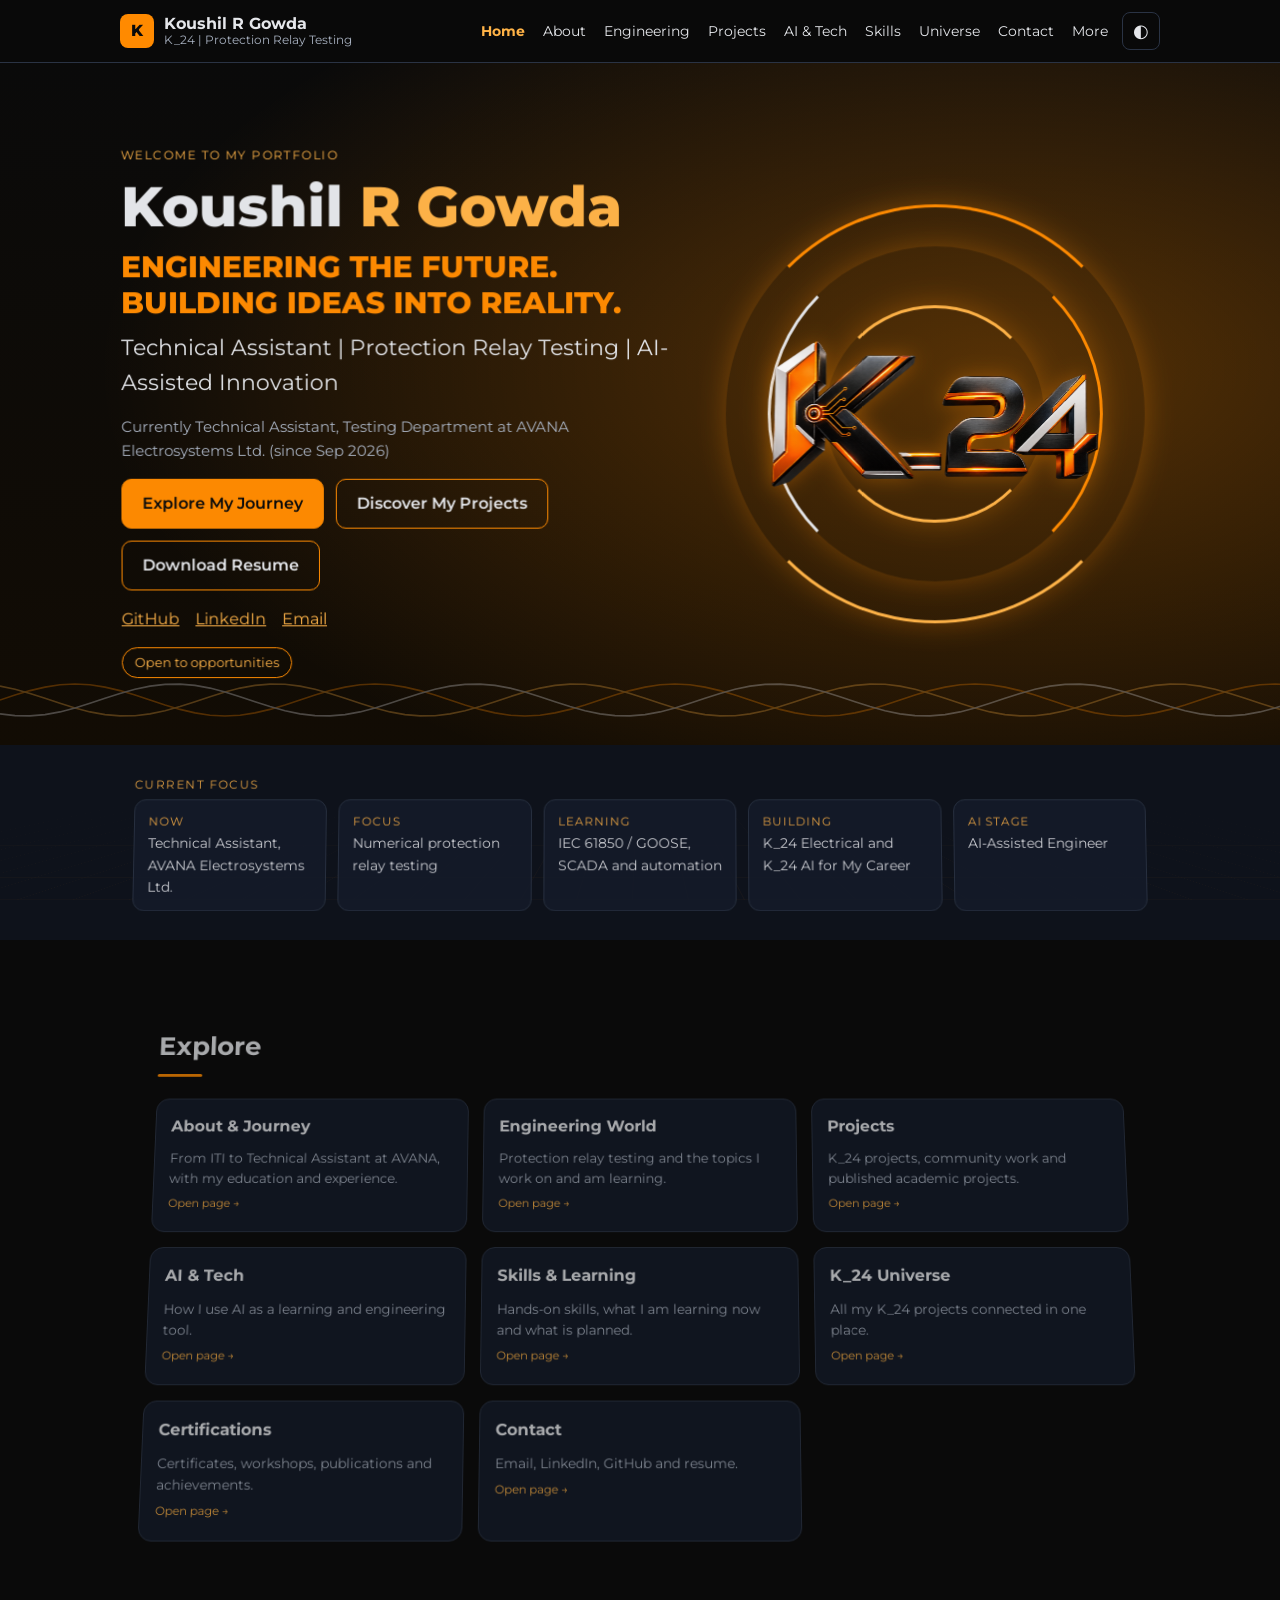
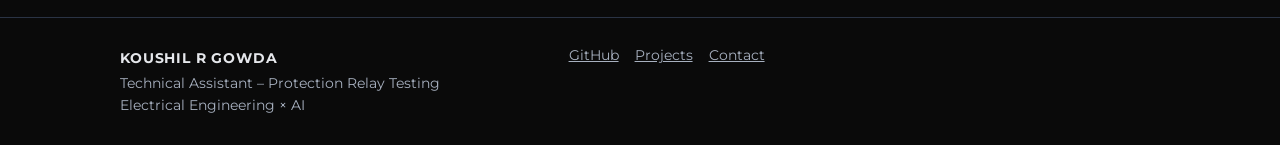
<file: index.html>
<!DOCTYPE html>
<html lang="en" data-theme="dark">
<head>
<meta charset="utf-8">
<meta name="viewport" content="width=device-width, initial-scale=1">
<title>Koushil R Gowda | Protection Relay Testing | Electrical Engineering × AI</title>
<meta name="description" content="Technical Assistant focused on protection relay testing, electrical engineering, power systems and AI-assisted engineering.">
<link rel="canonical" href="https://koushil24.github.io/koushil24/">
<meta property="og:type" content="website"><meta property="og:url" content="https://koushil24.github.io/koushil24/"><meta property="og:title" content="Koushil R Gowda | Protection Relay Testing | Electrical Engineering × AI"><meta property="og:description" content="Technical Assistant focused on protection relay testing, electrical engineering, power systems and AI-assisted engineering."><meta property="og:image" content="https://koushil24.github.io/koushil24/assets/images/k24-logo.png">
<meta name="theme-color" content="#0a0a0a">
<link rel="icon" href="assets/images/k24-logo.png" type="image/png">
<link rel="preconnect" href="https://fonts.googleapis.com"><link rel="preconnect" href="https://fonts.gstatic.com" crossorigin><link rel="stylesheet" href="https://fonts.googleapis.com/css2?family=Montserrat:wght@400;600;800&display=swap">
<link rel="stylesheet" href="assets/css/style.css">
<script type="application/ld+json">{"@context":"https://schema.org","@type":"Person","name":"Koushil R Gowda","jobTitle":"Technical Assistant, Testing Department","worksFor":{"@type":"Organization","name":"AVANA Electrosystems Ltd."},"sameAs":["https://github.com/koushil24","https://www.linkedin.com/in/koushil-r"]}</script>
</head>
<body data-page="index">
<script src="assets/js/shell.js"></script>
<main id="main">
<section id="home" class="hero"><div class="wrap hero-grid">
  <div><p class="eyebrow">Welcome to my portfolio</p><h1 id="h-name"></h1><p class="accent">Engineering the future.<br>Building ideas into reality.</p><p class="lead">Technical Assistant | Protection Relay Testing | AI-Assisted Innovation</p><p class="now" id="h-now"></p>
  <p class="btns"><a class="btn pri" href="about.html#journey">Explore My Journey</a><a class="btn" href="projects.html">Discover My Projects</a><a class="btn" id="h-resume" download>Download Resume</a></p>
  <p class="soc" id="h-soc"></p><p><span class="badge" id="h-badge"></span></p></div>
  <div class="orb" role="img" aria-label="K_24 logo with rotating rings"><i></i><i></i><i></i><img class="ologo" src="assets/images/k24-logo.png" alt="" width="720" height="321"></div>
</div><div class="wv" aria-hidden="true"><svg viewBox="0 0 2400 90" preserveAspectRatio="none"><path d="M0,45.0 L15,40.1 L30,35.6 L45,32.1 L60,29.8 L75,29.0 L90,29.8 L105,32.1 L120,35.6 L135,40.1 L150,45.0 L165,49.9 L180,54.4 L195,57.9 L210,60.2 L225,61.0 L240,60.2 L255,57.9 L270,54.4 L285,49.9 L300,45.0 L315,40.1 L330,35.6 L345,32.1 L360,29.8 L375,29.0 L390,29.8 L405,32.1 L420,35.6 L435,40.1 L450,45.0 L465,49.9 L480,54.4 L495,57.9 L510,60.2 L525,61.0 L540,60.2 L555,57.9 L570,54.4 L585,49.9 L600,45.0 L615,40.1 L630,35.6 L645,32.1 L660,29.8 L675,29.0 L690,29.8 L705,32.1 L720,35.6 L735,40.1 L750,45.0 L765,49.9 L780,54.4 L795,57.9 L810,60.2 L825,61.0 L840,60.2 L855,57.9 L870,54.4 L885,49.9 L900,45.0 L915,40.1 L930,35.6 L945,32.1 L960,29.8 L975,29.0 L990,29.8 L1005,32.1 L1020,35.6 L1035,40.1 L1050,45.0 L1065,49.9 L1080,54.4 L1095,57.9 L1110,60.2 L1125,61.0 L1140,60.2 L1155,57.9 L1170,54.4 L1185,49.9 L1200,45.0 L1215,40.1 L1230,35.6 L1245,32.1 L1260,29.8 L1275,29.0 L1290,29.8 L1305,32.1 L1320,35.6 L1335,40.1 L1350,45.0 L1365,49.9 L1380,54.4 L1395,57.9 L1410,60.2 L1425,61.0 L1440,60.2 L1455,57.9 L1470,54.4 L1485,49.9 L1500,45.0 L1515,40.1 L1530,35.6 L1545,32.1 L1560,29.8 L1575,29.0 L1590,29.8 L1605,32.1 L1620,35.6 L1635,40.1 L1650,45.0 L1665,49.9 L1680,54.4 L1695,57.9 L1710,60.2 L1725,61.0 L1740,60.2 L1755,57.9 L1770,54.4 L1785,49.9 L1800,45.0 L1815,40.1 L1830,35.6 L1845,32.1 L1860,29.8 L1875,29.0 L1890,29.8 L1905,32.1 L1920,35.6 L1935,40.1 L1950,45.0 L1965,49.9 L1980,54.4 L1995,57.9 L2010,60.2 L2025,61.0 L2040,60.2 L2055,57.9 L2070,54.4 L2085,49.9 L2100,45.0 L2115,40.1 L2130,35.6 L2145,32.1 L2160,29.8 L2175,29.0 L2190,29.8 L2205,32.1 L2220,35.6 L2235,40.1 L2250,45.0 L2265,49.9 L2280,54.4 L2295,57.9 L2310,60.2 L2325,61.0 L2340,60.2 L2355,57.9 L2370,54.4 L2385,49.9 L2400,45.0" stroke="#ff8a00" fill="none" stroke-width="1.6"/><path d="M0,31.1 L15,34.3 L30,38.5 L45,43.3 L60,48.3 L75,53.0 L90,56.9 L105,59.6 L120,60.9 L135,60.7 L150,58.9 L165,55.7 L180,51.5 L195,46.7 L210,41.7 L225,37.0 L240,33.1 L255,30.4 L270,29.1 L285,29.3 L300,31.1 L315,34.3 L330,38.5 L345,43.3 L360,48.3 L375,53.0 L390,56.9 L405,59.6 L420,60.9 L435,60.7 L450,58.9 L465,55.7 L480,51.5 L495,46.7 L510,41.7 L525,37.0 L540,33.1 L555,30.4 L570,29.1 L585,29.3 L600,31.1 L615,34.3 L630,38.5 L645,43.3 L660,48.3 L675,53.0 L690,56.9 L705,59.6 L720,60.9 L735,60.7 L750,58.9 L765,55.7 L780,51.5 L795,46.7 L810,41.7 L825,37.0 L840,33.1 L855,30.4 L870,29.1 L885,29.3 L900,31.1 L915,34.3 L930,38.5 L945,43.3 L960,48.3 L975,53.0 L990,56.9 L1005,59.6 L1020,60.9 L1035,60.7 L1050,58.9 L1065,55.7 L1080,51.5 L1095,46.7 L1110,41.7 L1125,37.0 L1140,33.1 L1155,30.4 L1170,29.1 L1185,29.3 L1200,31.1 L1215,34.3 L1230,38.5 L1245,43.3 L1260,48.3 L1275,53.0 L1290,56.9 L1305,59.6 L1320,60.9 L1335,60.7 L1350,58.9 L1365,55.7 L1380,51.5 L1395,46.7 L1410,41.7 L1425,37.0 L1440,33.1 L1455,30.4 L1470,29.1 L1485,29.3 L1500,31.1 L1515,34.3 L1530,38.5 L1545,43.3 L1560,48.3 L1575,53.0 L1590,56.9 L1605,59.6 L1620,60.9 L1635,60.7 L1650,58.9 L1665,55.7 L1680,51.5 L1695,46.7 L1710,41.7 L1725,37.0 L1740,33.1 L1755,30.4 L1770,29.1 L1785,29.3 L1800,31.1 L1815,34.3 L1830,38.5 L1845,43.3 L1860,48.3 L1875,53.0 L1890,56.9 L1905,59.6 L1920,60.9 L1935,60.7 L1950,58.9 L1965,55.7 L1980,51.5 L1995,46.7 L2010,41.7 L2025,37.0 L2040,33.1 L2055,30.4 L2070,29.1 L2085,29.3 L2100,31.1 L2115,34.3 L2130,38.5 L2145,43.3 L2160,48.3 L2175,53.0 L2190,56.9 L2205,59.6 L2220,60.9 L2235,60.7 L2250,58.9 L2265,55.7 L2280,51.5 L2295,46.7 L2310,41.7 L2325,37.0 L2340,33.1 L2355,30.4 L2370,29.1 L2385,29.3 L2400,31.1" stroke="#ffb347" fill="none" stroke-width="1.6"/><path d="M0,58.9 L15,60.6 L30,60.9 L45,59.6 L60,56.9 L75,53.0 L90,48.3 L105,43.3 L120,38.5 L135,34.3 L150,31.1 L165,29.4 L180,29.1 L195,30.4 L210,33.1 L225,37.0 L240,41.7 L255,46.7 L270,51.5 L285,55.7 L300,58.9 L315,60.6 L330,60.9 L345,59.6 L360,56.9 L375,53.0 L390,48.3 L405,43.3 L420,38.5 L435,34.3 L450,31.1 L465,29.4 L480,29.1 L495,30.4 L510,33.1 L525,37.0 L540,41.7 L555,46.7 L570,51.5 L585,55.7 L600,58.9 L615,60.6 L630,60.9 L645,59.6 L660,56.9 L675,53.0 L690,48.3 L705,43.3 L720,38.5 L735,34.3 L750,31.1 L765,29.4 L780,29.1 L795,30.4 L810,33.1 L825,37.0 L840,41.7 L855,46.7 L870,51.5 L885,55.7 L900,58.9 L915,60.6 L930,60.9 L945,59.6 L960,56.9 L975,53.0 L990,48.3 L1005,43.3 L1020,38.5 L1035,34.3 L1050,31.1 L1065,29.4 L1080,29.1 L1095,30.4 L1110,33.1 L1125,37.0 L1140,41.7 L1155,46.7 L1170,51.5 L1185,55.7 L1200,58.9 L1215,60.6 L1230,60.9 L1245,59.6 L1260,56.9 L1275,53.0 L1290,48.3 L1305,43.3 L1320,38.5 L1335,34.3 L1350,31.1 L1365,29.4 L1380,29.1 L1395,30.4 L1410,33.1 L1425,37.0 L1440,41.7 L1455,46.7 L1470,51.5 L1485,55.7 L1500,58.9 L1515,60.6 L1530,60.9 L1545,59.6 L1560,56.9 L1575,53.0 L1590,48.3 L1605,43.3 L1620,38.5 L1635,34.3 L1650,31.1 L1665,29.4 L1680,29.1 L1695,30.4 L1710,33.1 L1725,37.0 L1740,41.7 L1755,46.7 L1770,51.5 L1785,55.7 L1800,58.9 L1815,60.6 L1830,60.9 L1845,59.6 L1860,56.9 L1875,53.0 L1890,48.3 L1905,43.3 L1920,38.5 L1935,34.3 L1950,31.1 L1965,29.4 L1980,29.1 L1995,30.4 L2010,33.1 L2025,37.0 L2040,41.7 L2055,46.7 L2070,51.5 L2085,55.7 L2100,58.9 L2115,60.6 L2130,60.9 L2145,59.6 L2160,56.9 L2175,53.0 L2190,48.3 L2205,43.3 L2220,38.5 L2235,34.3 L2250,31.1 L2265,29.4 L2280,29.1 L2295,30.4 L2310,33.1 L2325,37.0 L2340,41.7 L2355,46.7 L2370,51.5 L2385,55.7 L2400,58.9" stroke="#e5e7eb" fill="none" stroke-width="1.6"/></svg></div></section>
<section class="strip"><div class="wrap"><p class="gh">Current focus</p><div class="gl" id="gl"></div></div></section>
<section id="explore"><div class="wrap"><h2>Explore</h2><div class="grid"><a class="card hub" href="about.html"><h3>About & Journey</h3><p>From ITI to Technical Assistant at AVANA, with my education and experience.</p><p class="s">Open page &rarr;</p></a><a class="card hub" href="engineering.html"><h3>Engineering World</h3><p>Protection relay testing and the topics I work on and am learning.</p><p class="s">Open page &rarr;</p></a><a class="card hub" href="projects.html"><h3>Projects</h3><p>K_24 projects, community work and published academic projects.</p><p class="s">Open page &rarr;</p></a><a class="card hub" href="ai.html"><h3>AI &amp; Tech</h3><p>How I use AI as a learning and engineering tool.</p><p class="s">Open page &rarr;</p></a><a class="card hub" href="skills.html"><h3>Skills &amp; Learning</h3><p>Hands-on skills, what I am learning now and what is planned.</p><p class="s">Open page &rarr;</p></a><a class="card hub" href="universe.html"><h3>K_24 Universe</h3><p>All my K_24 projects connected in one place.</p><p class="s">Open page &rarr;</p></a><a class="card hub" href="certifications.html"><h3>Certifications</h3><p>Certificates, workshops, publications and achievements.</p><p class="s">Open page &rarr;</p></a><a class="card hub" href="contact.html"><h3>Contact</h3><p>Email, LinkedIn, GitHub and resume.</p><p class="s">Open page &rarr;</p></a></div></div></section>
</main>
<script src="data/profile.js"></script><script src="data/journey.js"></script><script src="data/skills.js"></script><script src="data/experience.js"></script><script src="data/projects.js"></script><script src="data/ai.js"></script><script src="data/learning.js"></script><script src="data/certificates.js"></script>
<script src="assets/js/main.js"></script>
</body></html>
</file>
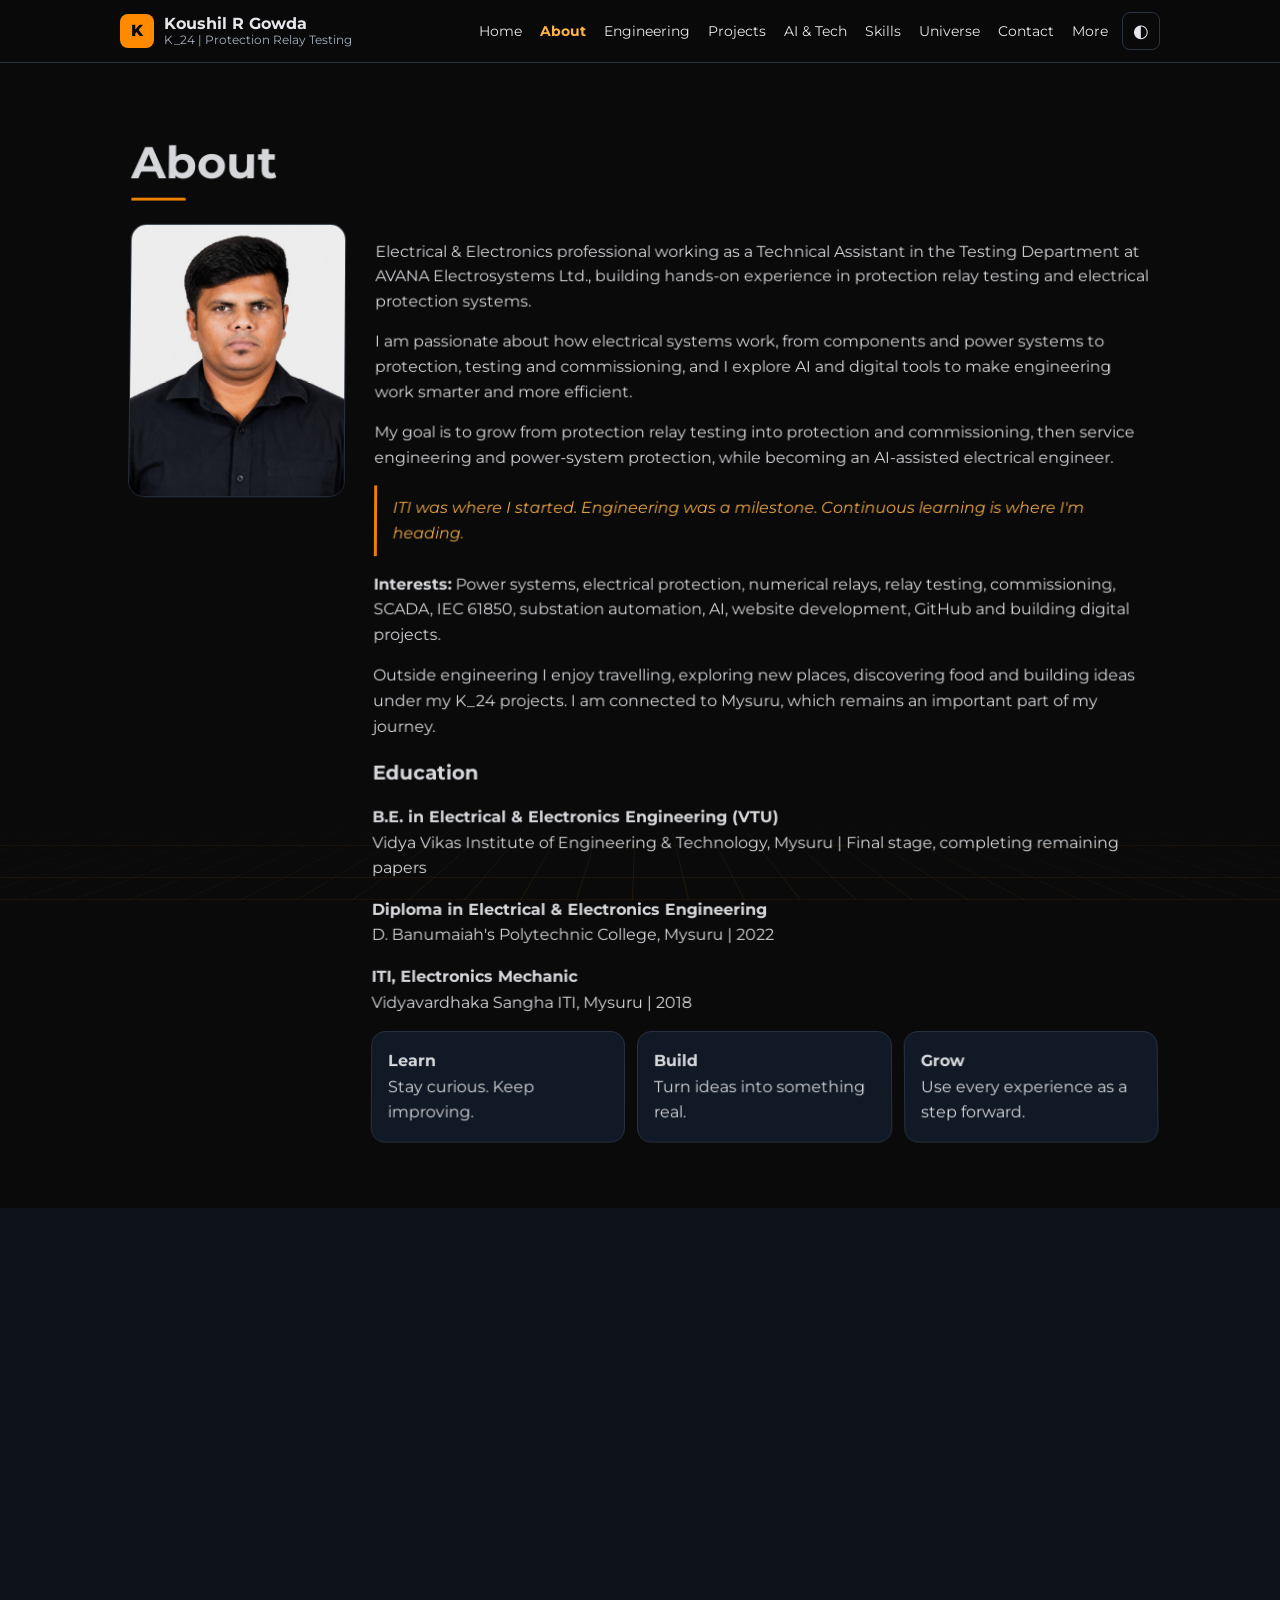
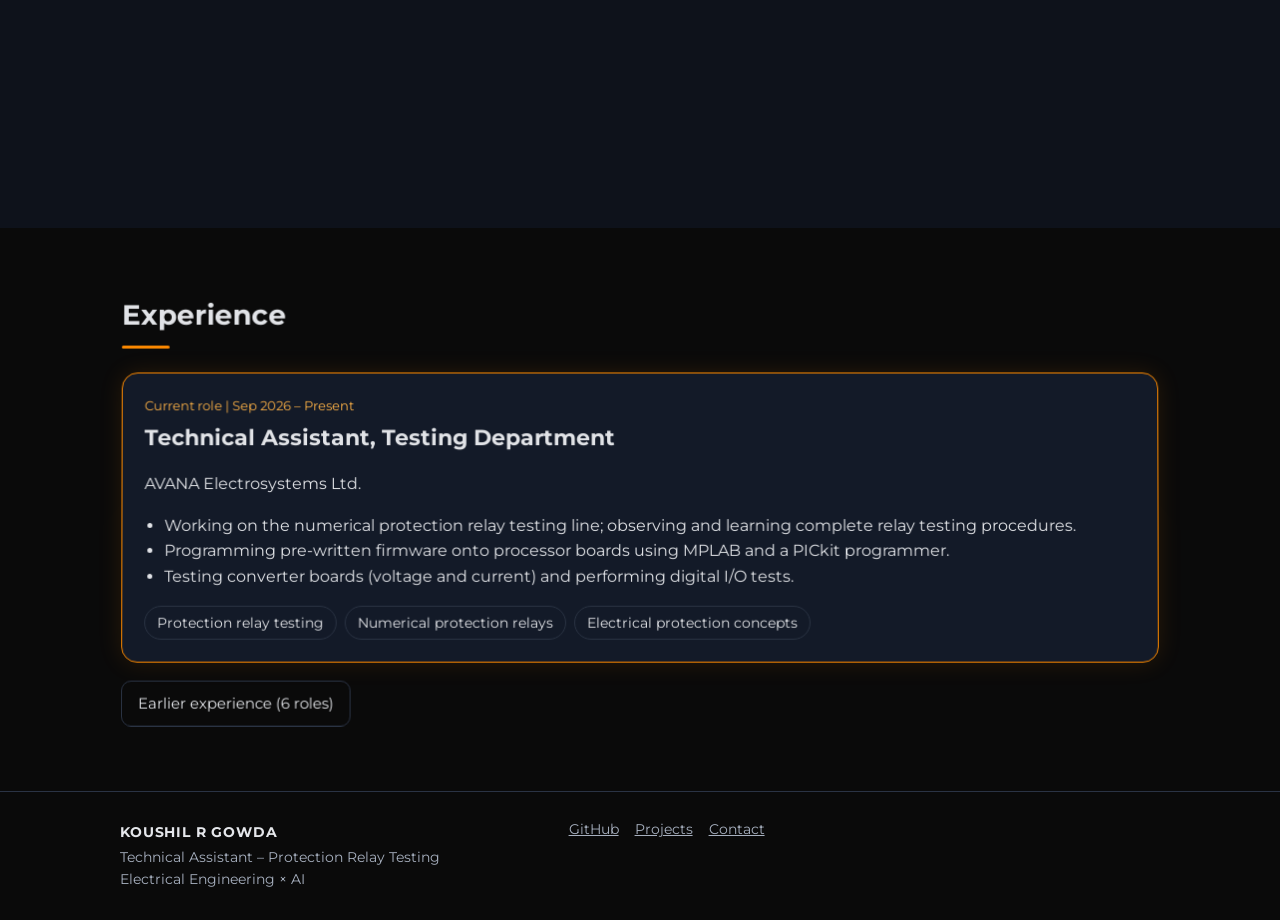
<file: about.html>
<!DOCTYPE html>
<html lang="en" data-theme="dark">
<head>
<meta charset="utf-8">
<meta name="viewport" content="width=device-width, initial-scale=1">
<title>About & Journey | Koushil R Gowda | K_24</title>
<meta name="description" content="About Koushil R Gowda: journey from ITI to Technical Assistant in protection relay testing, plus current role and education.">
<link rel="canonical" href="https://koushil24.github.io/koushil24/about.html">
<meta property="og:type" content="website"><meta property="og:url" content="https://koushil24.github.io/koushil24/about.html"><meta property="og:title" content="About & Journey | Koushil R Gowda | K_24"><meta property="og:description" content="About Koushil R Gowda: journey from ITI to Technical Assistant in protection relay testing, plus current role and education."><meta property="og:image" content="https://koushil24.github.io/koushil24/assets/images/k24-logo.png">
<meta name="theme-color" content="#0a0a0a">
<link rel="icon" href="assets/images/k24-logo.png" type="image/png">
<link rel="preconnect" href="https://fonts.googleapis.com"><link rel="preconnect" href="https://fonts.gstatic.com" crossorigin><link rel="stylesheet" href="https://fonts.googleapis.com/css2?family=Montserrat:wght@400;600;800&display=swap">
<link rel="stylesheet" href="assets/css/style.css">
</head>
<body data-page="about">
<script src="assets/js/shell.js"></script>
<main id="main">
<section id="about"><div class="wrap"><h1 class="ph">About</h1><div class="about"><img id="a-photo" loading="lazy" alt="Koushil R Gowda" width="220" height="280"><div id="a-text"></div></div></div></section>
<section id="journey"><div class="wrap"><h2>My Engineering Journey</h2><ol class="tl" id="tl"></ol></div></section>
<section id="experience"><div class="wrap"><h2>Experience</h2><div id="ex"></div></div></section>
</main>
<script src="data/profile.js"></script><script src="data/journey.js"></script><script src="data/skills.js"></script><script src="data/experience.js"></script><script src="data/projects.js"></script><script src="data/ai.js"></script><script src="data/learning.js"></script><script src="data/certificates.js"></script>
<script src="assets/js/main.js"></script>
</body></html>
</file>
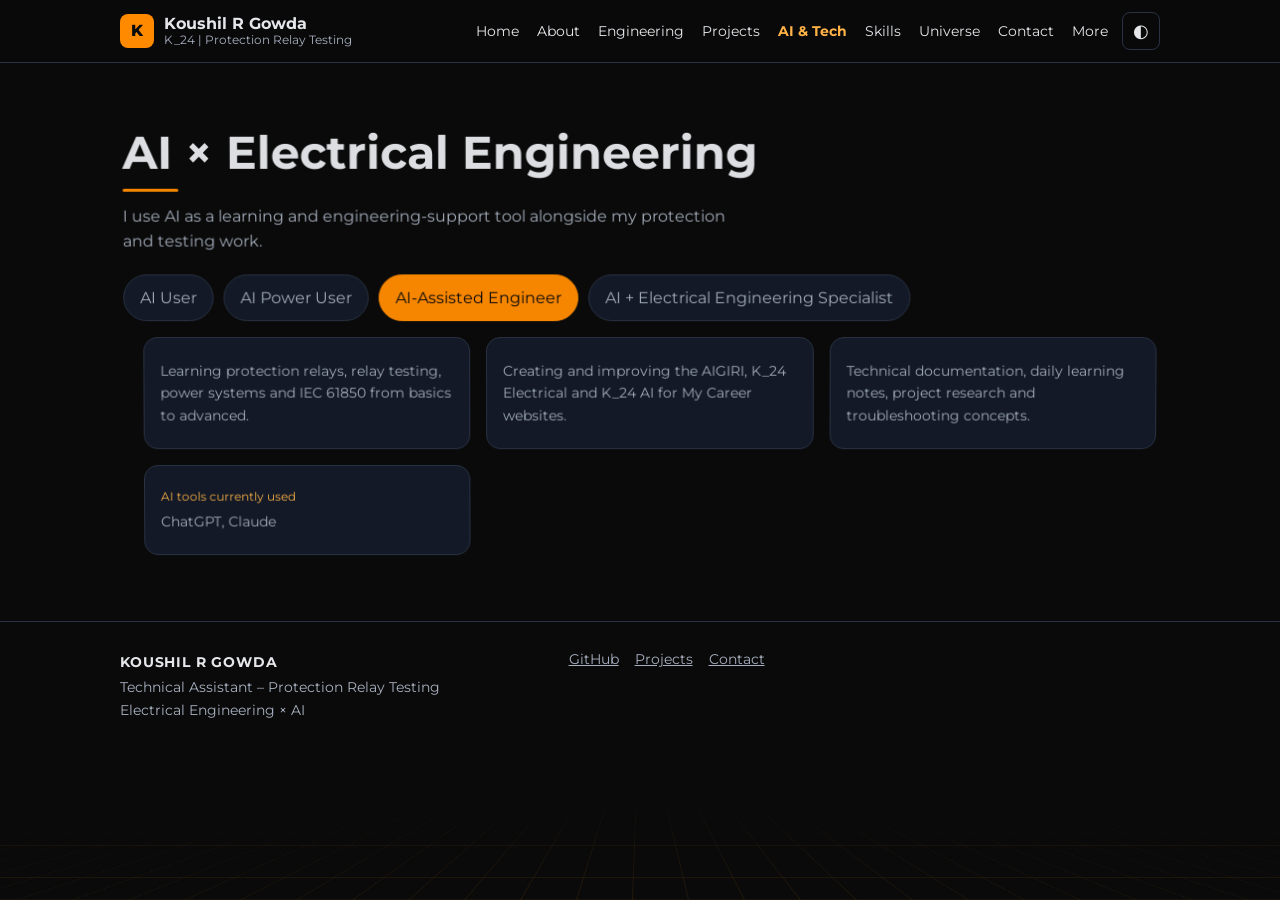
<file: ai.html>
<!DOCTYPE html>
<html lang="en" data-theme="dark">
<head>
<meta charset="utf-8">
<meta name="viewport" content="width=device-width, initial-scale=1">
<title>AI × Electrical | Koushil R Gowda | K_24</title>
<meta name="description" content="How an electrical professional uses AI as a learning and engineering productivity tool.">
<link rel="canonical" href="https://koushil24.github.io/koushil24/ai.html">
<meta property="og:type" content="website"><meta property="og:url" content="https://koushil24.github.io/koushil24/ai.html"><meta property="og:title" content="AI × Electrical | Koushil R Gowda | K_24"><meta property="og:description" content="How an electrical professional uses AI as a learning and engineering productivity tool."><meta property="og:image" content="https://koushil24.github.io/koushil24/assets/images/k24-logo.png">
<meta name="theme-color" content="#0a0a0a">
<link rel="icon" href="assets/images/k24-logo.png" type="image/png">
<link rel="preconnect" href="https://fonts.googleapis.com"><link rel="preconnect" href="https://fonts.gstatic.com" crossorigin><link rel="stylesheet" href="https://fonts.googleapis.com/css2?family=Montserrat:wght@400;600;800&display=swap">
<link rel="stylesheet" href="assets/css/style.css">
</head>
<body data-page="ai">
<script src="assets/js/shell.js"></script>
<main id="main">
<section id="ai"><div class="wrap"><h1 class="ph">AI × Electrical Engineering</h1><p class="lead2">I use AI as a learning and engineering-support tool alongside my protection and testing work.</p><ol class="stages" id="st"></ol><div class="grid" id="ai-u"></div></div></section>
</main>
<script src="data/profile.js"></script><script src="data/journey.js"></script><script src="data/skills.js"></script><script src="data/experience.js"></script><script src="data/projects.js"></script><script src="data/ai.js"></script><script src="data/learning.js"></script><script src="data/certificates.js"></script>
<script src="assets/js/main.js"></script>
</body></html>
</file>
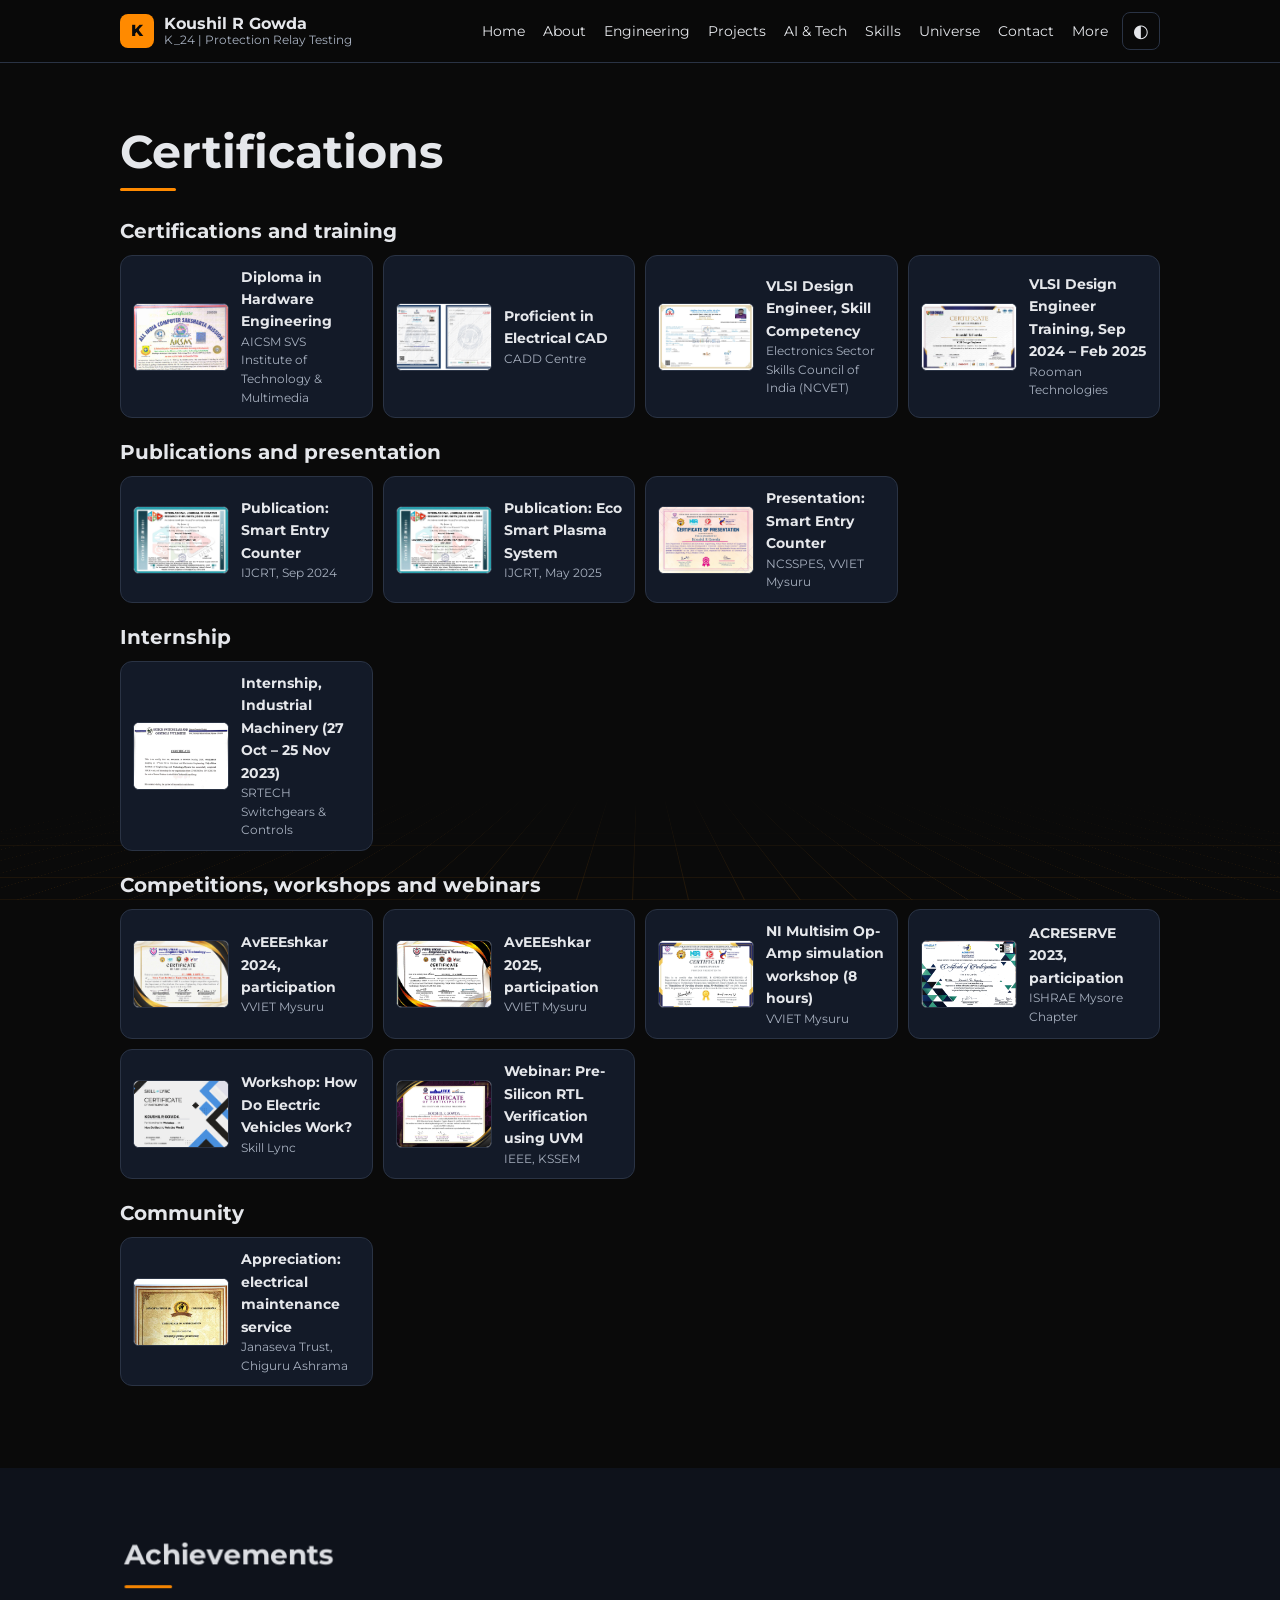
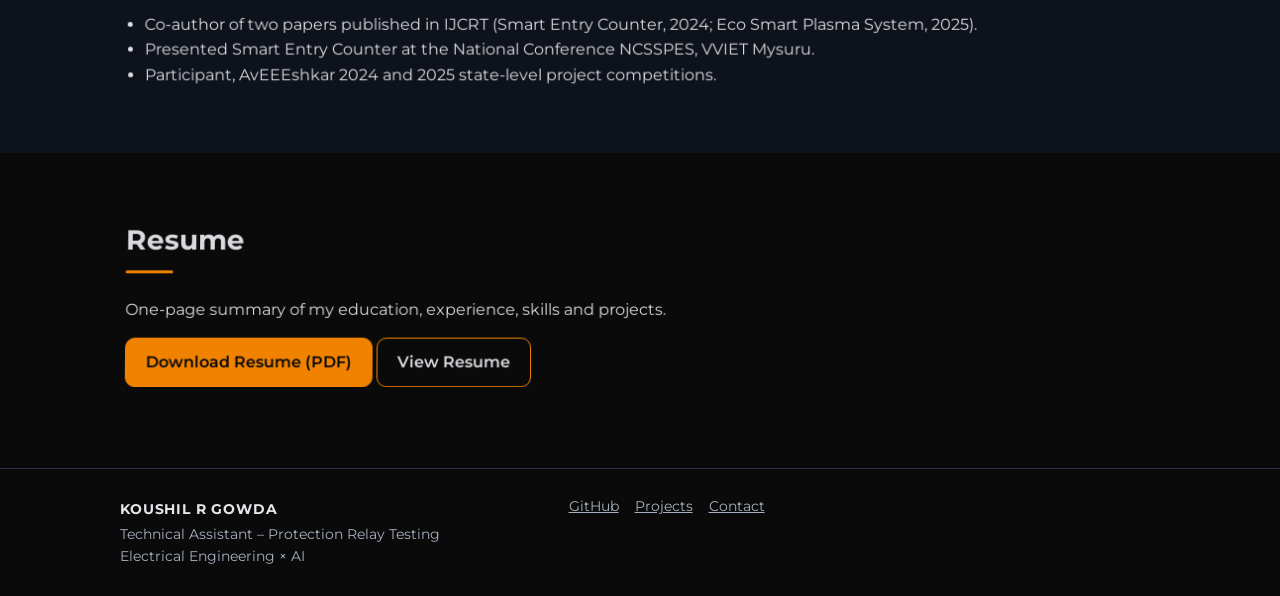
<file: certifications.html>
<!DOCTYPE html>
<html lang="en" data-theme="dark">
<head>
<meta charset="utf-8">
<meta name="viewport" content="width=device-width, initial-scale=1">
<title>Certifications & Achievements | Koushil R Gowda | K_24</title>
<meta name="description" content="Certificates, workshops, publications and achievements.">
<link rel="canonical" href="https://koushil24.github.io/koushil24/certifications.html">
<meta property="og:type" content="website"><meta property="og:url" content="https://koushil24.github.io/koushil24/certifications.html"><meta property="og:title" content="Certifications & Achievements | Koushil R Gowda | K_24"><meta property="og:description" content="Certificates, workshops, publications and achievements."><meta property="og:image" content="https://koushil24.github.io/koushil24/assets/images/k24-logo.png">
<meta name="theme-color" content="#0a0a0a">
<link rel="icon" href="assets/images/k24-logo.png" type="image/png">
<link rel="preconnect" href="https://fonts.googleapis.com"><link rel="preconnect" href="https://fonts.gstatic.com" crossorigin><link rel="stylesheet" href="https://fonts.googleapis.com/css2?family=Montserrat:wght@400;600;800&display=swap">
<link rel="stylesheet" href="assets/css/style.css">
</head>
<body data-page="certifications">
<script src="assets/js/shell.js"></script>
<main id="main">
<section id="certs"><div class="wrap"><h1 class="ph">Certifications</h1><div id="ce"></div></div></section>
<section id="achievements"><div class="wrap"><h2>Achievements</h2><ul id="ac"></ul></div></section>
<section id="resume"><div class="wrap"><h2>Resume</h2><p>One-page summary of my education, experience, skills and projects.</p><p><a class="btn pri" id="r-dl" download>Download Resume (PDF)</a> <a class="btn" id="r-v">View Resume</a></p></div></section>
</main>
<script src="data/profile.js"></script><script src="data/journey.js"></script><script src="data/skills.js"></script><script src="data/experience.js"></script><script src="data/projects.js"></script><script src="data/ai.js"></script><script src="data/learning.js"></script><script src="data/certificates.js"></script>
<script src="assets/js/main.js"></script>
</body></html>
</file>
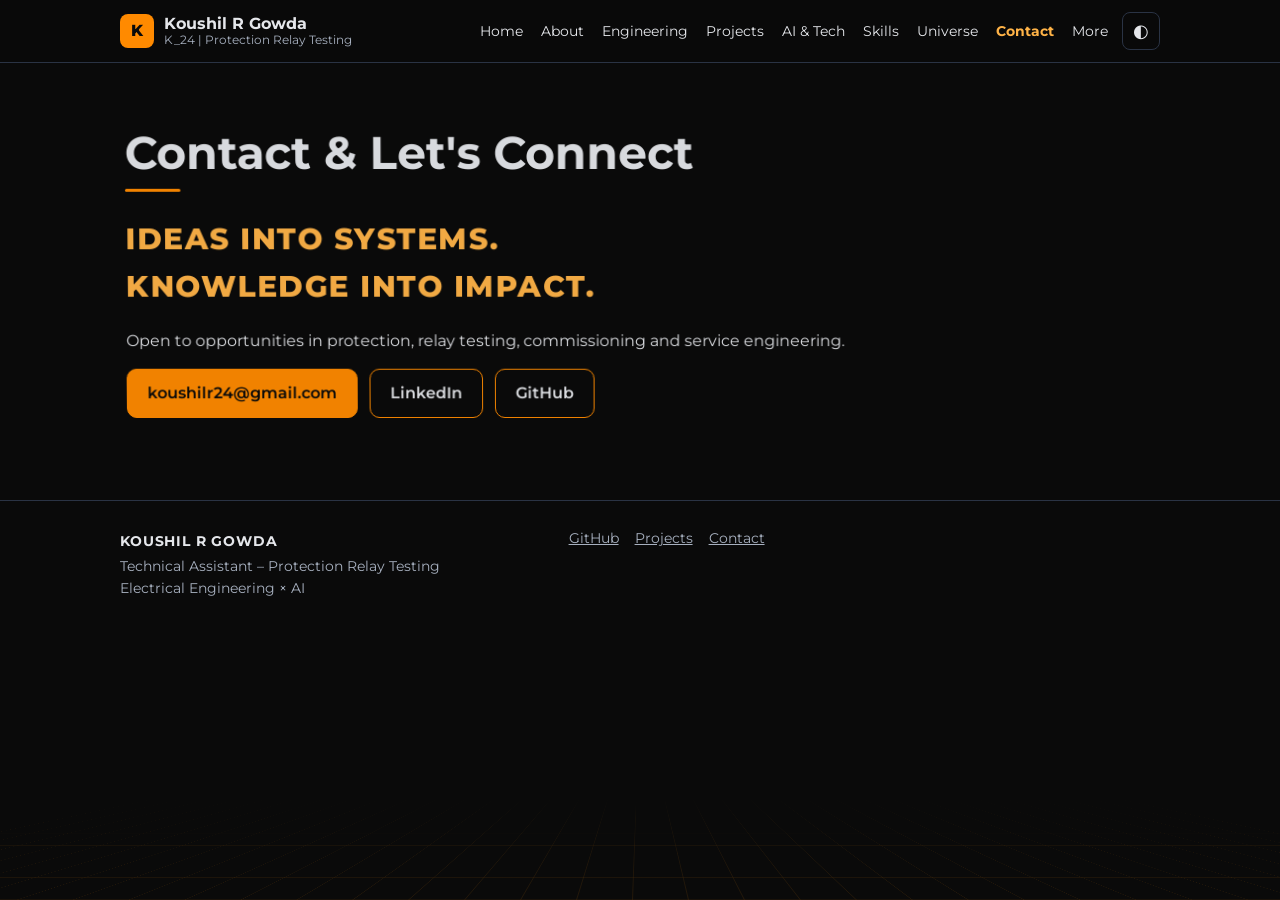
<file: contact.html>
<!DOCTYPE html>
<html lang="en" data-theme="dark">
<head>
<meta charset="utf-8">
<meta name="viewport" content="width=device-width, initial-scale=1">
<title>Contact | Koushil R Gowda | K_24</title>
<meta name="description" content="Contact Koushil R Gowda: email, LinkedIn, GitHub and resume.">
<link rel="canonical" href="https://koushil24.github.io/koushil24/contact.html">
<meta property="og:type" content="website"><meta property="og:url" content="https://koushil24.github.io/koushil24/contact.html"><meta property="og:title" content="Contact | Koushil R Gowda | K_24"><meta property="og:description" content="Contact Koushil R Gowda: email, LinkedIn, GitHub and resume."><meta property="og:image" content="https://koushil24.github.io/koushil24/assets/images/k24-logo.png">
<meta name="theme-color" content="#0a0a0a">
<link rel="icon" href="assets/images/k24-logo.png" type="image/png">
<link rel="preconnect" href="https://fonts.googleapis.com"><link rel="preconnect" href="https://fonts.gstatic.com" crossorigin><link rel="stylesheet" href="https://fonts.googleapis.com/css2?family=Montserrat:wght@400;600;800&display=swap">
<link rel="stylesheet" href="assets/css/style.css">
</head>
<body data-page="contact">
<script src="assets/js/shell.js"></script>
<main id="main">
<section id="contact"><div class="wrap"><h1 class="ph">Contact &amp; Let's Connect</h1><p class="close big">IDEAS INTO SYSTEMS.<br>KNOWLEDGE INTO IMPACT.</p><p id="c-t"></p><p class="btns" id="c-b"></p></div></section>
</main>
<script src="data/profile.js"></script><script src="data/journey.js"></script><script src="data/skills.js"></script><script src="data/experience.js"></script><script src="data/projects.js"></script><script src="data/ai.js"></script><script src="data/learning.js"></script><script src="data/certificates.js"></script>
<script src="assets/js/main.js"></script>
</body></html>
</file>
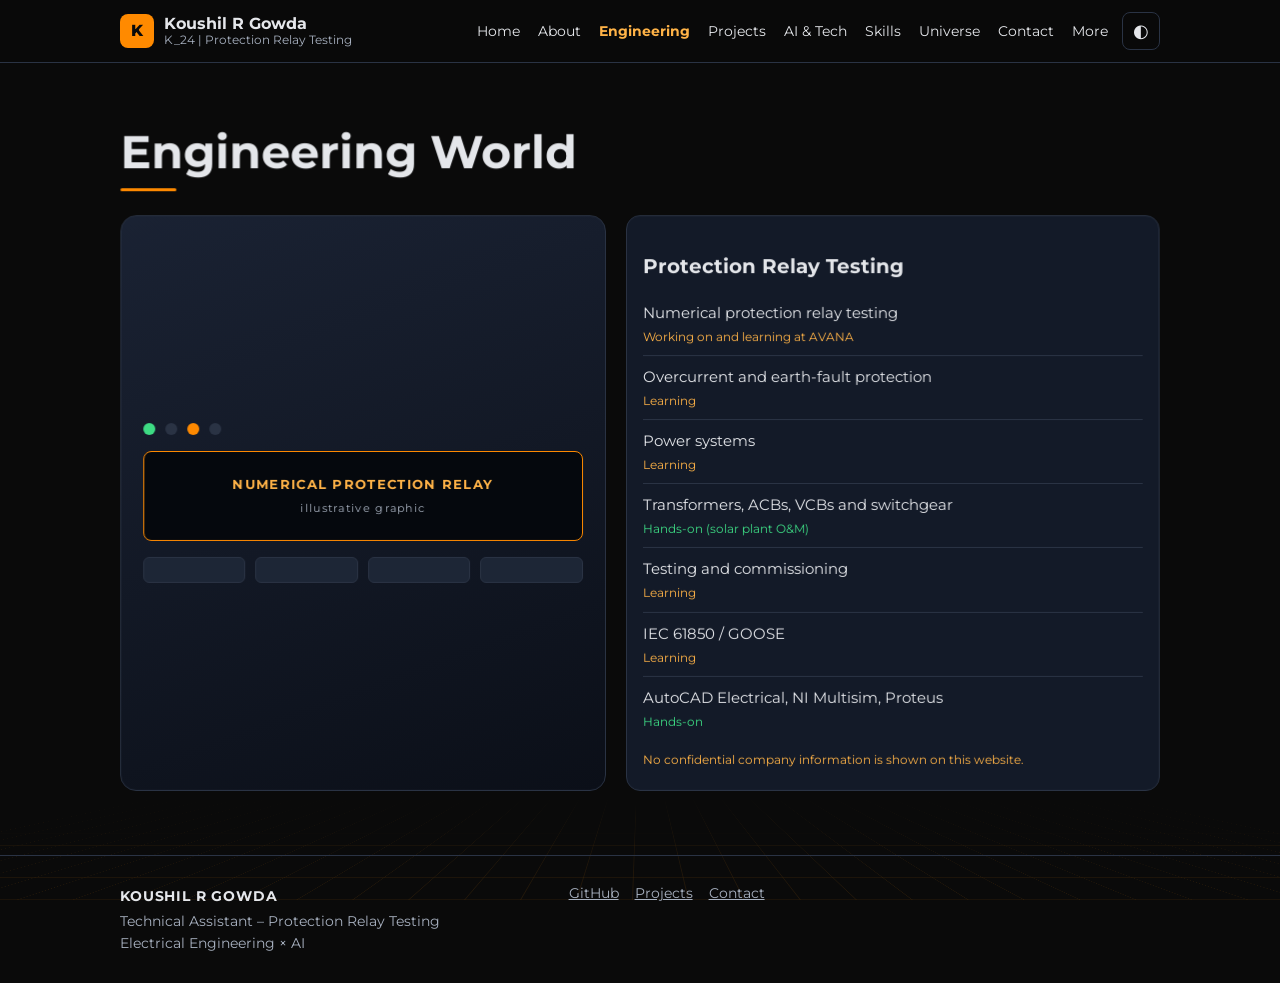
<file: engineering.html>
<!DOCTYPE html>
<html lang="en" data-theme="dark">
<head>
<meta charset="utf-8">
<meta name="viewport" content="width=device-width, initial-scale=1">
<title>Engineering World | Koushil R Gowda | K_24</title>
<meta name="description" content="Protection relay testing and engineering topics, with hands-on experience clearly separated from learning.">
<link rel="canonical" href="https://koushil24.github.io/koushil24/engineering.html">
<meta property="og:type" content="website"><meta property="og:url" content="https://koushil24.github.io/koushil24/engineering.html"><meta property="og:title" content="Engineering World | Koushil R Gowda | K_24"><meta property="og:description" content="Protection relay testing and engineering topics, with hands-on experience clearly separated from learning."><meta property="og:image" content="https://koushil24.github.io/koushil24/assets/images/k24-logo.png">
<meta name="theme-color" content="#0a0a0a">
<link rel="icon" href="assets/images/k24-logo.png" type="image/png">
<link rel="preconnect" href="https://fonts.googleapis.com"><link rel="preconnect" href="https://fonts.gstatic.com" crossorigin><link rel="stylesheet" href="https://fonts.googleapis.com/css2?family=Montserrat:wght@400;600;800&display=swap">
<link rel="stylesheet" href="assets/css/style.css">
</head>
<body data-page="engineering">
<script src="assets/js/shell.js"></script>
<main id="main">
<section id="engineering"><div class="wrap"><h1 class="ph">Engineering World</h1><div class="eng"><div class="panel" aria-hidden="true"><div class="led"><i></i><i></i><i></i><i></i></div><div class="scr">NUMERICAL PROTECTION RELAY<small>illustrative graphic</small></div><div class="btnrow"><i></i><i></i><i></i><i></i></div></div><div class="card"><h2 class="sub">Protection Relay Testing</h2><ul class="el"><li>Numerical protection relay testing <em class="l">Working on and learning at AVANA</em></li><li>Overcurrent and earth-fault protection <em class="l">Learning</em></li><li>Power systems <em class="l">Learning</em></li><li>Transformers, ACBs, VCBs and switchgear <em class="h">Hands-on (solar plant O&amp;M)</em></li><li>Testing and commissioning <em class="l">Learning</em></li><li>IEC 61850 / GOOSE <em class="l">Learning</em></li><li>AutoCAD Electrical, NI Multisim, Proteus <em class="h">Hands-on</em></li></ul><p class="s">No confidential company information is shown on this website.</p></div></div></div></section>
</main>
<script src="data/profile.js"></script><script src="data/journey.js"></script><script src="data/skills.js"></script><script src="data/experience.js"></script><script src="data/projects.js"></script><script src="data/ai.js"></script><script src="data/learning.js"></script><script src="data/certificates.js"></script>
<script src="assets/js/main.js"></script>
</body></html>
</file>
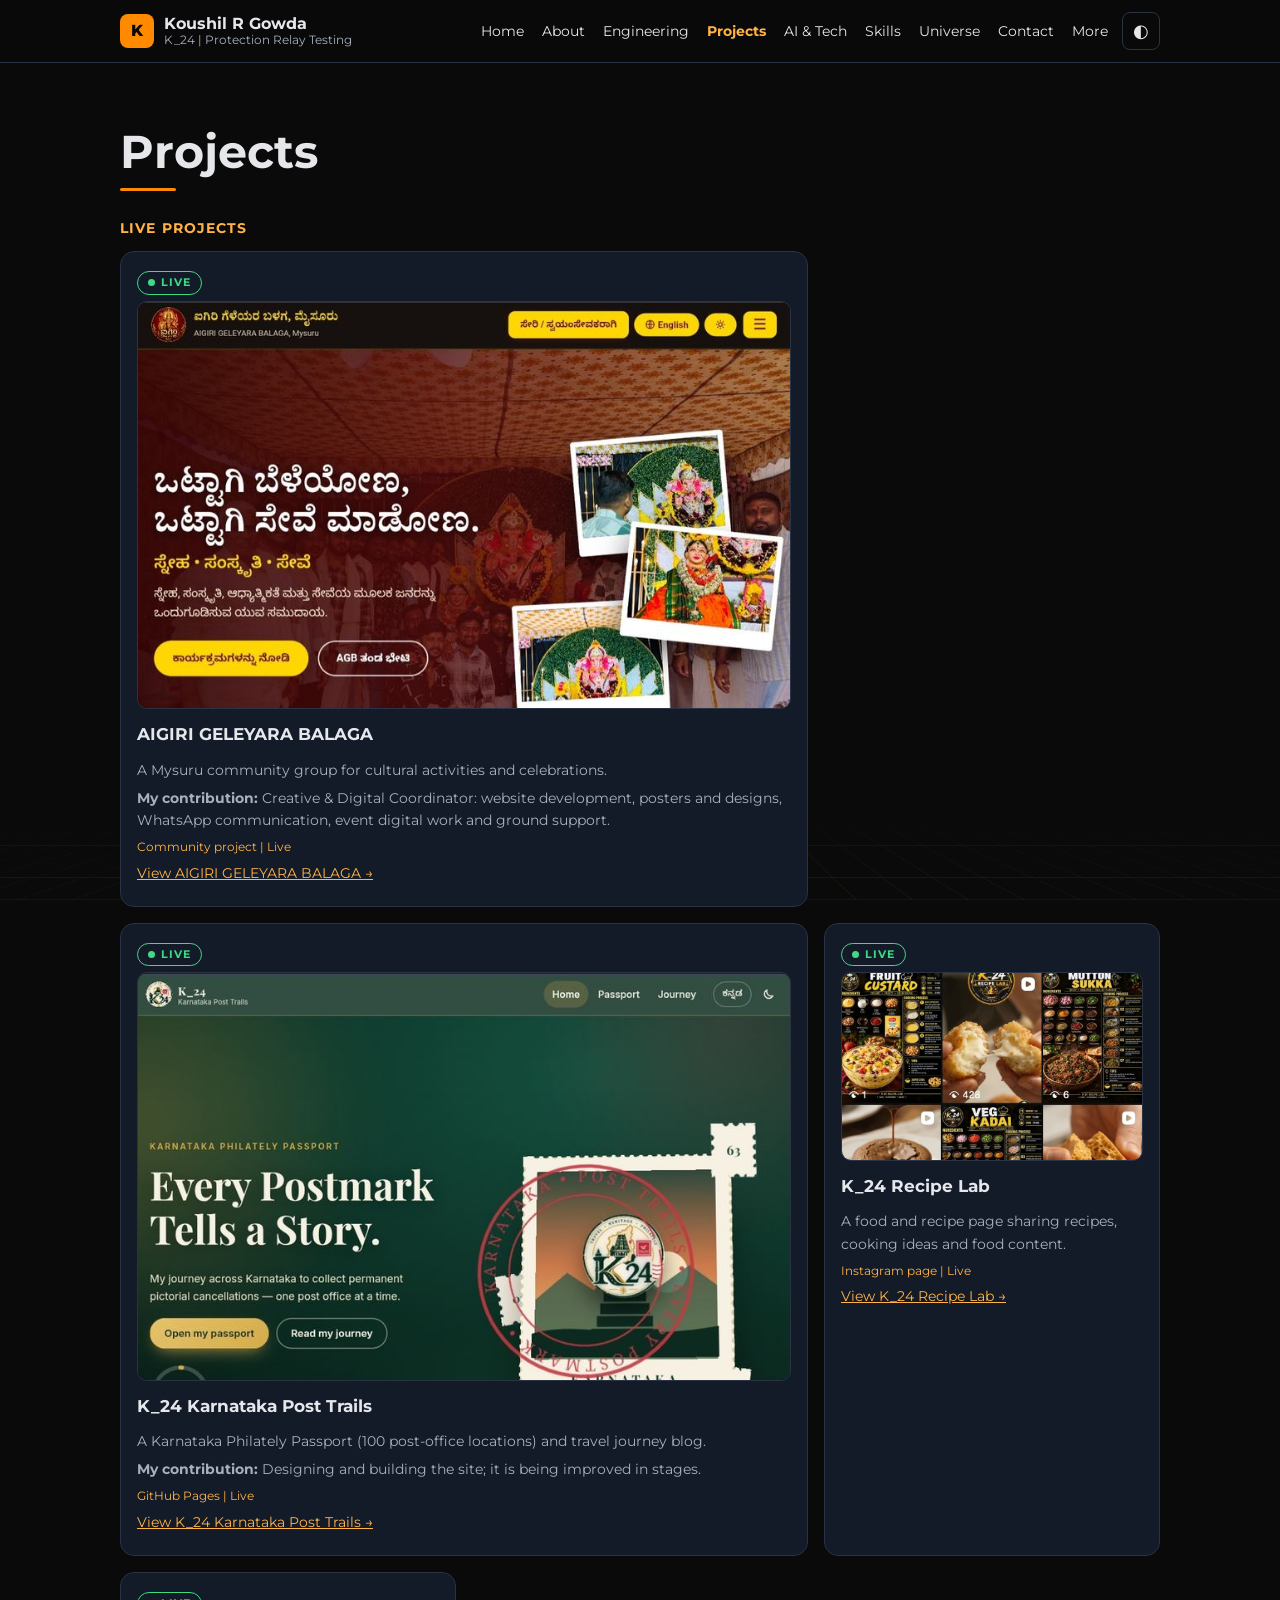
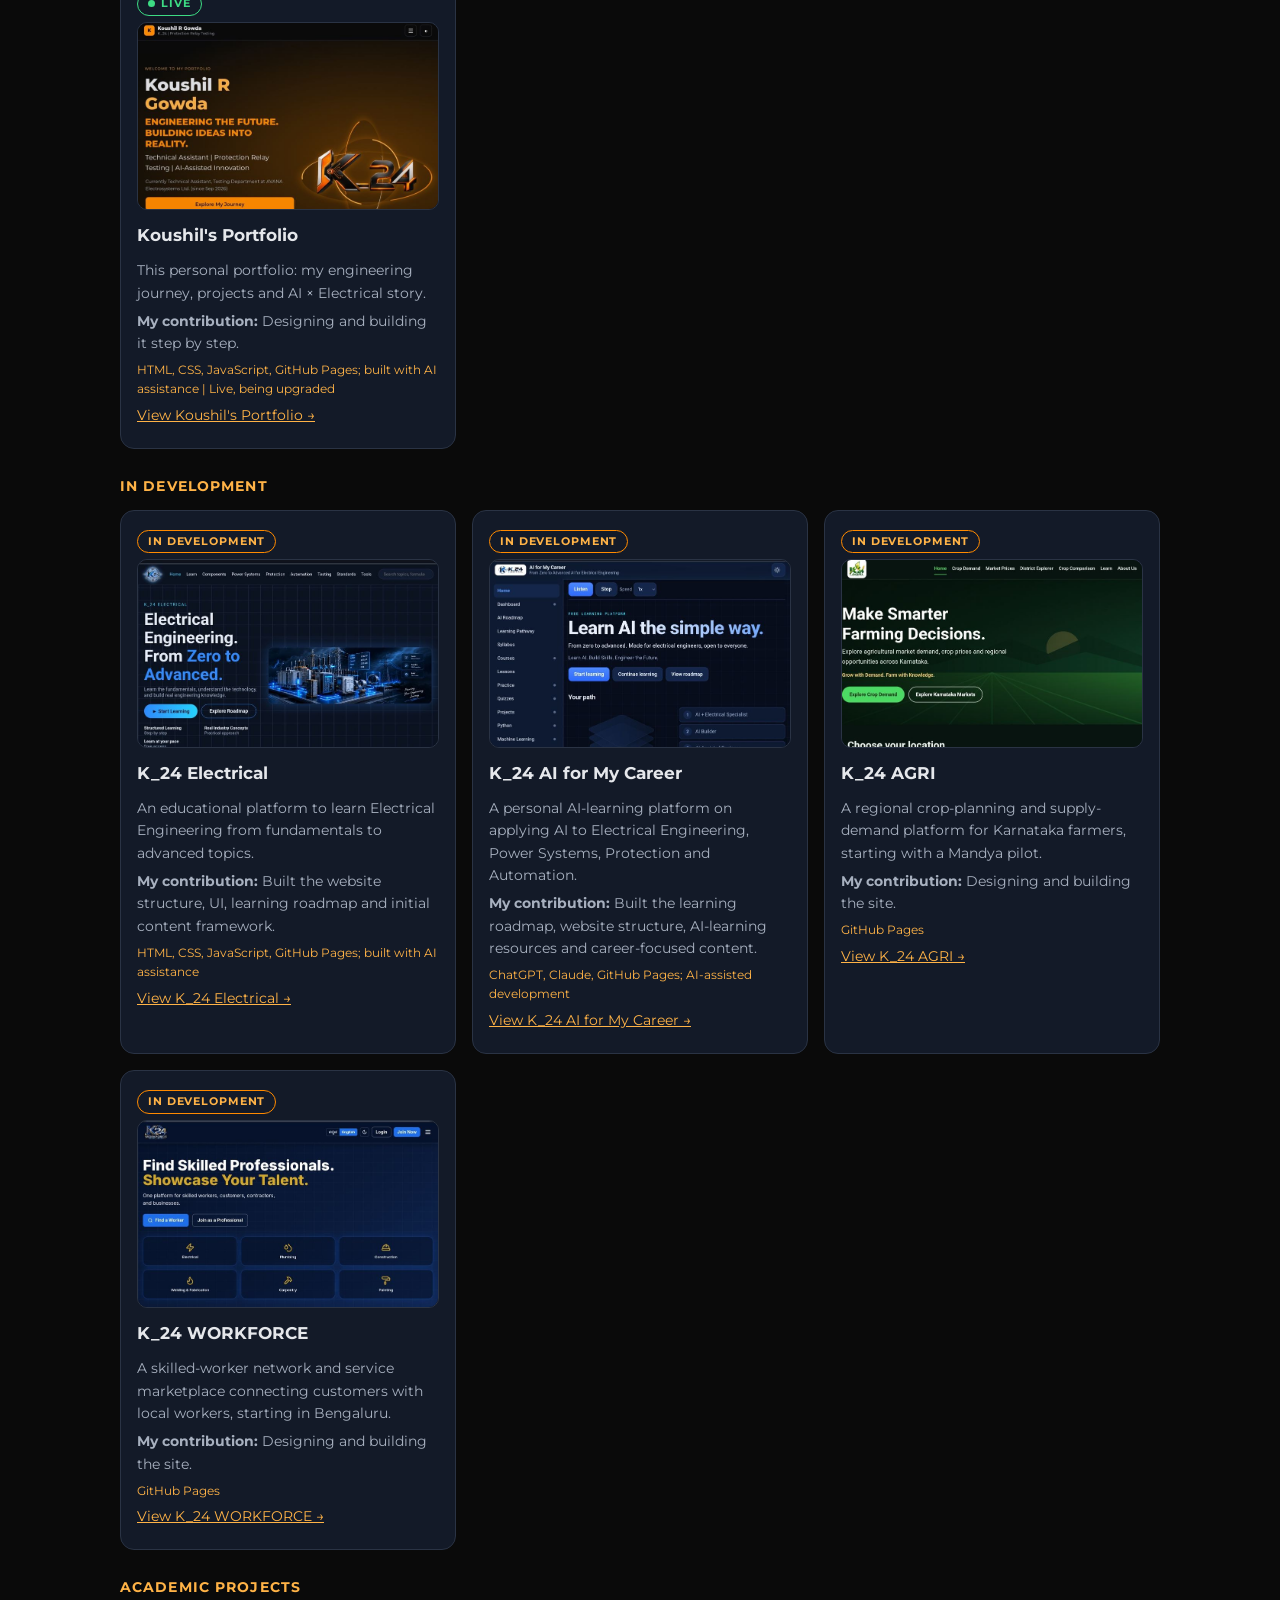
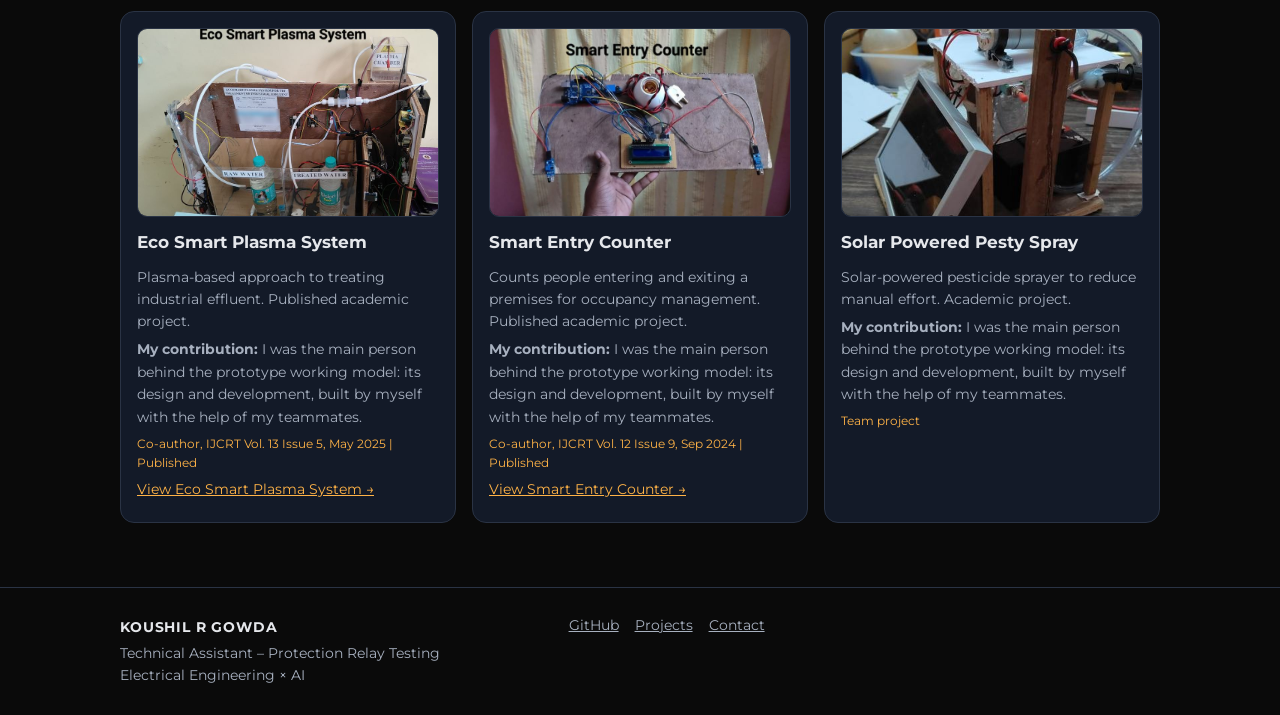
<file: projects.html>
<!DOCTYPE html>
<html lang="en" data-theme="dark">
<head>
<meta charset="utf-8">
<meta name="viewport" content="width=device-width, initial-scale=1">
<title>Projects | Koushil R Gowda | K_24</title>
<meta name="description" content="K_24 projects, community work and published academic projects by Koushil R Gowda.">
<link rel="canonical" href="https://koushil24.github.io/koushil24/projects.html">
<meta property="og:type" content="website"><meta property="og:url" content="https://koushil24.github.io/koushil24/projects.html"><meta property="og:title" content="Projects | Koushil R Gowda | K_24"><meta property="og:description" content="K_24 projects, community work and published academic projects by Koushil R Gowda."><meta property="og:image" content="https://koushil24.github.io/koushil24/assets/images/k24-logo.png">
<meta name="theme-color" content="#0a0a0a">
<link rel="icon" href="assets/images/k24-logo.png" type="image/png">
<link rel="preconnect" href="https://fonts.googleapis.com"><link rel="preconnect" href="https://fonts.gstatic.com" crossorigin><link rel="stylesheet" href="https://fonts.googleapis.com/css2?family=Montserrat:wght@400;600;800&display=swap">
<link rel="stylesheet" href="assets/css/style.css">
</head>
<body data-page="projects">
<script src="assets/js/shell.js"></script>
<main id="main">
<section id="projects"><div class="wrap"><h1 class="ph">Projects</h1><div id="pr"></div></div></section>
</main>
<script src="data/profile.js"></script><script src="data/journey.js"></script><script src="data/skills.js"></script><script src="data/experience.js"></script><script src="data/projects.js"></script><script src="data/ai.js"></script><script src="data/learning.js"></script><script src="data/certificates.js"></script>
<script src="assets/js/main.js"></script>
</body></html>
</file>
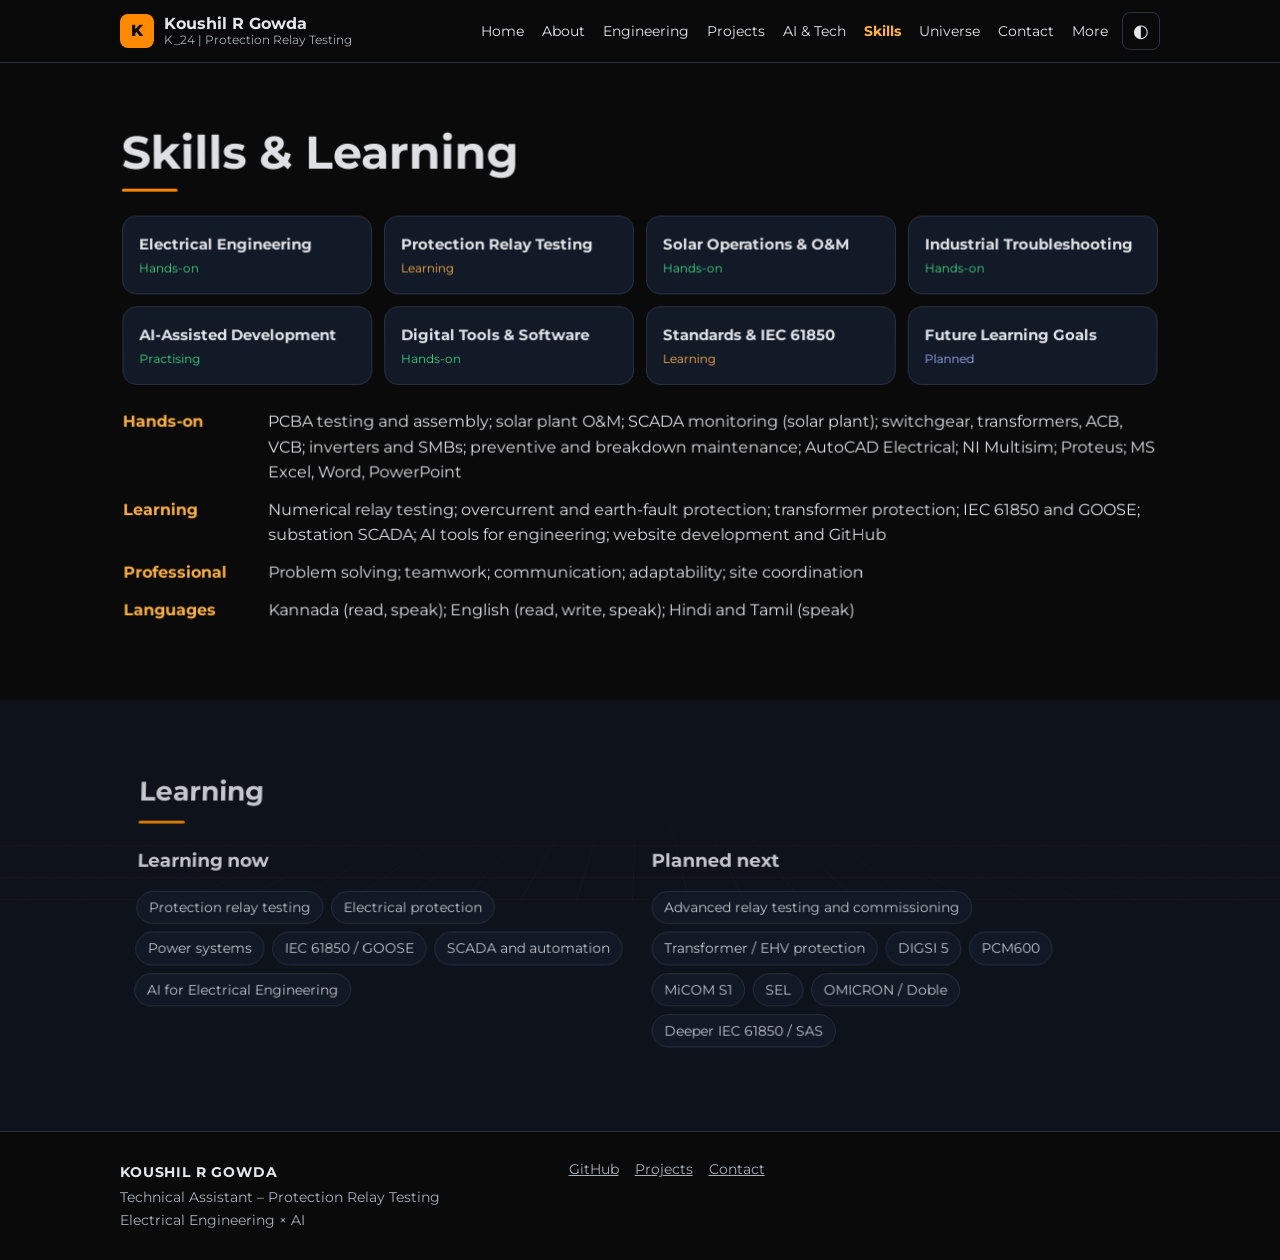
<file: skills.html>
<!DOCTYPE html>
<html lang="en" data-theme="dark">
<head>
<meta charset="utf-8">
<meta name="viewport" content="width=device-width, initial-scale=1">
<title>Skills & Learning | Koushil R Gowda | K_24</title>
<meta name="description" content="Skills and learning goals: hands-on, learning now and planned next.">
<link rel="canonical" href="https://koushil24.github.io/koushil24/skills.html">
<meta property="og:type" content="website"><meta property="og:url" content="https://koushil24.github.io/koushil24/skills.html"><meta property="og:title" content="Skills & Learning | Koushil R Gowda | K_24"><meta property="og:description" content="Skills and learning goals: hands-on, learning now and planned next."><meta property="og:image" content="https://koushil24.github.io/koushil24/assets/images/k24-logo.png">
<meta name="theme-color" content="#0a0a0a">
<link rel="icon" href="assets/images/k24-logo.png" type="image/png">
<link rel="preconnect" href="https://fonts.googleapis.com"><link rel="preconnect" href="https://fonts.gstatic.com" crossorigin><link rel="stylesheet" href="https://fonts.googleapis.com/css2?family=Montserrat:wght@400;600;800&display=swap">
<link rel="stylesheet" href="assets/css/style.css">
</head>
<body data-page="skills">
<script src="assets/js/shell.js"></script>
<main id="main">
<section id="skills"><div class="wrap"><h1 class="ph">Skills &amp; Learning</h1><div class="tiles"><div class="tile"><b>Electrical Engineering</b><em class="h">Hands-on</em></div><div class="tile"><b>Protection Relay Testing</b><em class="l">Learning</em></div><div class="tile"><b>Solar Operations &amp; O&amp;M</b><em class="h">Hands-on</em></div><div class="tile"><b>Industrial Troubleshooting</b><em class="h">Hands-on</em></div><div class="tile"><b>AI-Assisted Development</b><em class="h">Practising</em></div><div class="tile"><b>Digital Tools &amp; Software</b><em class="h">Hands-on</em></div><div class="tile"><b>Standards &amp; IEC 61850</b><em class="l">Learning</em></div><div class="tile"><b>Future Learning Goals</b><em class="p">Planned</em></div></div><div id="sk"></div></div></section>
<section id="learning"><div class="wrap"><h2>Learning</h2><div class="two"><div><h3>Learning now</h3><ul class="chips" id="ln"></ul></div><div><h3>Planned next</h3><ul class="chips" id="lx"></ul></div></div></div></section>
</main>
<script src="data/profile.js"></script><script src="data/journey.js"></script><script src="data/skills.js"></script><script src="data/experience.js"></script><script src="data/projects.js"></script><script src="data/ai.js"></script><script src="data/learning.js"></script><script src="data/certificates.js"></script>
<script src="assets/js/main.js"></script>
</body></html>
</file>
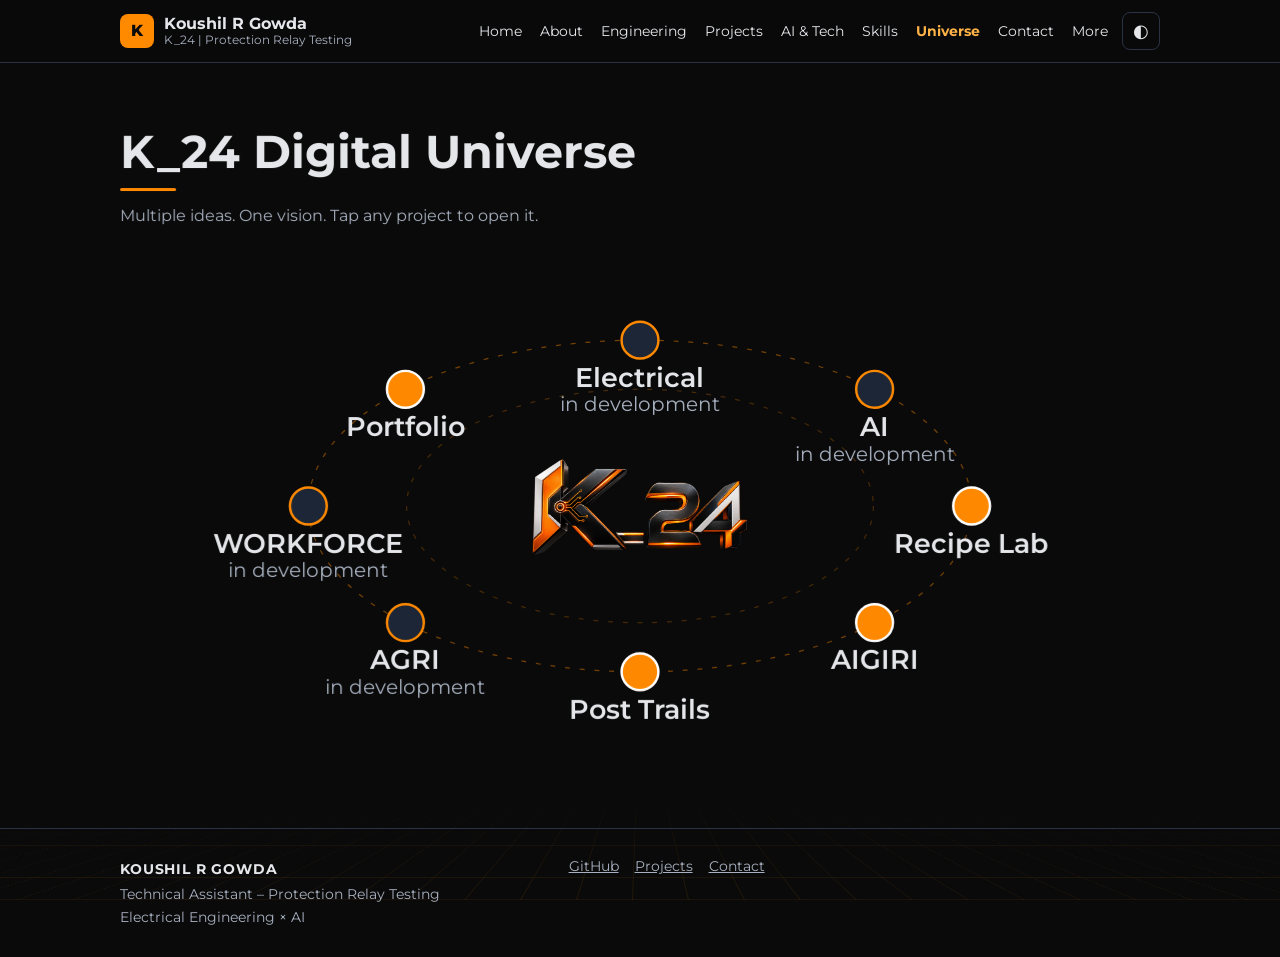
<file: universe.html>
<!DOCTYPE html>
<html lang="en" data-theme="dark">
<head>
<meta charset="utf-8">
<meta name="viewport" content="width=device-width, initial-scale=1">
<title>K_24 Digital Universe | Koushil R Gowda | K_24</title>
<meta name="description" content="The K_24 Digital Universe: Electrical, AI, AIGIRI, Recipe Lab, Post Trails, AGRI and WORKFORCE.">
<link rel="canonical" href="https://koushil24.github.io/koushil24/universe.html">
<meta property="og:type" content="website"><meta property="og:url" content="https://koushil24.github.io/koushil24/universe.html"><meta property="og:title" content="K_24 Digital Universe | Koushil R Gowda | K_24"><meta property="og:description" content="The K_24 Digital Universe: Electrical, AI, AIGIRI, Recipe Lab, Post Trails, AGRI and WORKFORCE."><meta property="og:image" content="https://koushil24.github.io/koushil24/assets/images/k24-logo.png">
<meta name="theme-color" content="#0a0a0a">
<link rel="icon" href="assets/images/k24-logo.png" type="image/png">
<link rel="preconnect" href="https://fonts.googleapis.com"><link rel="preconnect" href="https://fonts.gstatic.com" crossorigin><link rel="stylesheet" href="https://fonts.googleapis.com/css2?family=Montserrat:wght@400;600;800&display=swap">
<link rel="stylesheet" href="assets/css/style.css">
</head>
<body data-page="universe">
<script src="assets/js/shell.js"></script>
<main id="main">
<section id="universe"><div class="wrap"><h1 class="ph">K_24 Digital Universe</h1><p class="lead2">Multiple ideas. One vision. Tap any project to open it.</p><svg class="uni" viewBox="0 0 700 420" role="group" aria-label="K_24 Digital Universe: linked projects"><ellipse cx="350" cy="210" rx="270" ry="135" class="orbit"/><ellipse cx="350" cy="210" rx="190" ry="95" class="orbit o2"/><image href="assets/images/k24-logo.png" x="262" y="172" width="176" height="78"/><a href="https://koushil24.github.io/K24-Electrical/" target="_blank" rel="noopener"><circle cx="350" cy="75" r="15" class="nd dv"/><text x="350" y="113" text-anchor="middle">Electrical</text><text x="350" y="133" text-anchor="middle" class="dm">in development</text></a><a href="https://koushil24.github.io/ai-for-my-career/" target="_blank" rel="noopener"><circle cx="541" cy="115" r="15" class="nd dv"/><text x="541" y="153" text-anchor="middle">AI</text><text x="541" y="173" text-anchor="middle" class="dm">in development</text></a><a href="https://www.instagram.com/k_24_recipe_lab" target="_blank" rel="noopener"><circle cx="620" cy="210" r="15" class="nd"/><text x="620" y="248" text-anchor="middle">Recipe Lab</text></a><a href="https://koushil24.github.io/aigiri-geleyara-balaga/" target="_blank" rel="noopener"><circle cx="541" cy="305" r="15" class="nd"/><text x="541" y="343" text-anchor="middle">AIGIRI</text></a><a href="https://koushil24.github.io/k24-karnataka-post-trails/" target="_blank" rel="noopener"><circle cx="350" cy="345" r="15" class="nd"/><text x="350" y="383" text-anchor="middle">Post Trails</text></a><a href="https://koushil24.github.io/k24-agri/" target="_blank" rel="noopener"><circle cx="159" cy="305" r="15" class="nd dv"/><text x="159" y="343" text-anchor="middle">AGRI</text><text x="159" y="363" text-anchor="middle" class="dm">in development</text></a><a href="https://koushil24.github.io/k24-workforce/" target="_blank" rel="noopener"><circle cx="80" cy="210" r="15" class="nd dv"/><text x="80" y="248" text-anchor="middle">WORKFORCE</text><text x="80" y="268" text-anchor="middle" class="dm">in development</text></a><a href="index.html"><circle cx="159" cy="115" r="15" class="nd"/><text x="159" y="153" text-anchor="middle">Portfolio</text></a></svg></div></section>
</main>
<script src="data/profile.js"></script><script src="data/journey.js"></script><script src="data/skills.js"></script><script src="data/experience.js"></script><script src="data/projects.js"></script><script src="data/ai.js"></script><script src="data/learning.js"></script><script src="data/certificates.js"></script>
<script src="assets/js/main.js"></script>
</body></html>
</file>
<file: assets/css/style.css>
:root{--bg:#0a0a0a;--bg2:#111827;--card:#131a28;--bd:#2a3344;--tx:#e5e7eb;--mu:#a7b0bf;--ac:#ff8a00;--ac2:#ffb347}
[data-theme=light]{--bg:#f6f4f0;--bg2:#eee8de;--card:#fff;--bd:#ddd3c2;--tx:#1a1a1a;--mu:#5b5448;--ac:#c25e00;--ac2:#a34e00}
*{box-sizing:border-box}html{scroll-behavior:smooth;scroll-padding-top:70px}
body{margin:0;font:16px/1.6 Montserrat,system-ui,-apple-system,Segoe UI,Roboto,sans-serif;background:var(--bg);color:var(--tx)}
a{color:var(--ac2)}.wrap{max-width:1080px;margin:auto;padding:0 20px}
.skip{position:absolute;left:-999px}.skip:focus{left:8px;top:8px;background:#fff;color:#000;padding:8px;z-index:99}
.bar{position:sticky;top:0;z-index:20;background:color-mix(in srgb,var(--bg) 88%,transparent);backdrop-filter:blur(8px);border-bottom:1px solid var(--bd)}
.nav{display:flex;align-items:center;gap:14px;height:62px}
.brand{display:flex;align-items:center;gap:10px;text-decoration:none;color:var(--tx);font-weight:700;line-height:1.2}
.brand small{display:block;font-weight:400;font-size:12px;color:var(--mu)}
.logo{display:grid;place-items:center;width:34px;height:34px;border-radius:8px;background:var(--ac);color:#fff;font-weight:800}
#links{display:flex;gap:16px;margin-left:auto;align-items:center}
#links a,summary{color:var(--tx);text-decoration:none;font-size:14px;cursor:pointer}#links a:hover,summary:hover{color:var(--ac2)}
details{position:relative}summary{list-style:none}details>div{position:absolute;right:0;top:30px;background:var(--card);border:1px solid var(--bd);border-radius:10px;padding:8px 14px;display:grid;gap:6px;min-width:150px}
#menu,#theme{background:none;border:1px solid var(--bd);color:var(--tx);border-radius:8px;width:38px;height:38px;font-size:18px;cursor:pointer}#menu{display:none}
section{padding:64px 0}section:nth-child(even){background:var(--bg2)}
h1{font-size:clamp(34px,6vw,56px);line-height:1.1;margin:.2em 0}h1 span{color:var(--ac2)}h2{font-size:28px;margin:0 0 24px}h3{margin:0 0 10px}
.eyebrow{color:var(--ac2);font-size:12px;letter-spacing:.12em;text-transform:uppercase}.role{font-size:18px;font-weight:600}.tag{color:var(--mu);max-width:520px}
.hero{padding:70px 0 50px;background:radial-gradient(900px 400px at 80% 0,rgba(255,138,0,.18),transparent)}
.hero-grid{display:grid;grid-template-columns:1.2fr 1fr;gap:30px;align-items:center}.art{color:var(--ac);width:100%;max-height:300px}.wire{stroke:var(--ac2);stroke-dasharray:6 6;animation:flow 3s linear infinite}
@keyframes flow{to{stroke-dashoffset:-24}}
.badge{display:inline-block;padding:4px 12px;border:1px solid var(--ac);border-radius:99px;font-size:13px;color:var(--ac2)}
.btns{display:flex;flex-wrap:wrap;gap:12px}.btn{display:inline-block;padding:11px 20px;border:1px solid var(--ac);border-radius:10px;color:var(--tx);text-decoration:none;font-weight:600}
.btn.pri{background:var(--ac);color:#fff}.btn:hover{transform:translateY(-2px)}.soc a{margin-right:16px}
.about{display:grid;grid-template-columns:220px 1fr;gap:30px}.about img{width:220px;height:280px;object-fit:cover;object-position:top;border-radius:16px;border:1px solid var(--bd)}
blockquote{margin:16px 0;padding:10px 16px;border-left:3px solid var(--ac);color:var(--ac2);font-style:italic}
.vals{display:grid;grid-template-columns:repeat(3,1fr);gap:12px}.vals div,.card{background:var(--card);border:1px solid var(--bd);border-radius:14px;padding:16px}
.tl{list-style:none;margin:0;padding:0;display:grid;grid-template-columns:repeat(4,1fr);gap:14px}.tl li{background:var(--card);border:1px solid var(--bd);border-radius:14px;padding:14px}
.tl b{color:var(--ac2);font-size:13px;display:block}.tl span{color:var(--mu);font-size:14px}
.sk{display:grid;grid-template-columns:130px 1fr;gap:6px 16px;margin-bottom:12px}.sk b{color:var(--ac2)}
.job{margin-bottom:22px}.job h3{margin:0}.job p{margin:0;color:var(--mu);font-size:14px}.job ul,#ai-u,#ac{margin:6px 0 0;padding-left:20px}
.grid{display:grid;grid-template-columns:repeat(auto-fill,minmax(250px,1fr));gap:16px}.card h3{font-size:17px}.card p{margin:.4em 0;color:var(--mu);font-size:14px}.card .s{font-size:12px;color:var(--ac2)}
.card{transition:transform .2s,border-color .2s}.card:hover{transform:translateY(-4px);border-color:var(--ac)}.soon{color:var(--mu)}
.stages{list-style:none;display:flex;flex-wrap:wrap;gap:10px;padding:0}.stages li{padding:10px 16px;border:1px solid var(--bd);border-radius:99px;background:var(--card);color:var(--mu)}.stages li.on{border-color:var(--ac);color:var(--tx);background:var(--ac)}
.two{display:grid;grid-template-columns:1fr 1fr;gap:24px}.chips{list-style:none;padding:0;display:flex;flex-wrap:wrap;gap:8px}.chips li{padding:5px 12px;border:1px solid var(--bd);border-radius:99px;background:var(--card);font-size:14px}
.cg{margin-bottom:18px}.cl{display:grid;grid-template-columns:repeat(auto-fill,minmax(250px,1fr));gap:10px}.cl a{display:block;text-decoration:none;color:var(--tx);font-size:14px;background:var(--card);border:1px solid var(--bd);border-radius:12px;padding:10px 14px}.cl small{display:block;color:var(--mu)}
footer{padding:26px 0;border-top:1px solid var(--bd);color:var(--mu);font-size:14px}
@media(max-width:1000px){#menu{display:block;margin-left:auto}#links{display:none;position:absolute;top:62px;left:0;right:0;flex-direction:column;align-items:flex-start;background:var(--bg);padding:14px 20px;border-bottom:1px solid var(--bd);margin:0}#links.open{display:flex}details>div{position:static;border:0;padding:6px 0 0}
.hero-grid,.about,.two{grid-template-columns:1fr}.tl{grid-template-columns:1fr 1fr}.art{max-height:200px}.about img{width:150px;height:190px}.vals{grid-template-columns:1fr}.btn{width:100%;text-align:center}}
@media(max-width:480px){.tl{grid-template-columns:1fr}.sk{grid-template-columns:1fr}section{padding:44px 0}}
@media(prefers-reduced-motion:reduce){*{animation:none!important;transition:none!important;scroll-behavior:auto}}
.lead{font-size:clamp(18px,2.4vw,22px);max-width:560px;margin:.4em 0}.lead2{color:var(--mu);margin:-12px 0 20px;max-width:620px}.now{color:var(--mu);font-size:15px;max-width:560px}
.lnk{align-self:center;font-weight:600}.hero{position:relative;overflow:hidden}.hero-grid{grid-template-columns:1.25fr 1fr}.art{position:absolute;right:-20px;bottom:-10px;width:380px;opacity:.1;pointer-events:none}
.glance{position:relative;background:var(--card);border:1px solid var(--bd);border-radius:16px;padding:18px 20px}.gh{margin:0 0 6px;color:var(--ac2);font-size:12px;letter-spacing:.12em;text-transform:uppercase}
.glance dl{margin:0}.glance a{display:grid;grid-template-columns:78px 1fr;gap:10px;padding:9px 0;border-top:1px solid var(--bd);text-decoration:none;color:var(--tx);font-size:15px}.glance a:first-child{border-top:0}.glance dt{color:var(--mu);font-size:13px}.glance dd{margin:0}.glance a:hover dd{color:var(--ac2)}
.feat{background:var(--card);border:1px solid var(--ac);border-radius:16px;padding:22px;margin-bottom:18px;box-shadow:0 0 24px rgba(255,138,0,.12)}.feat h3{font-size:22px;margin:.2em 0}.feat .s{color:var(--ac2);font-size:13px;margin:0}.feat ul{padding-left:20px}.feat .chips{padding:0;margin:12px 0 0}
.more summary{display:inline-block;padding:10px 16px;border:1px solid var(--bd);border-radius:10px;font-size:15px}.more .job{margin-top:14px}
@media(min-width:1000px){.card.f{grid-column:span 2}}
.rv{opacity:0;transform:translateY(14px);transition:opacity .6s,transform .6s}.rv.in{opacity:1;transform:none}
:focus-visible{outline:2px solid var(--ac2);outline-offset:3px}
.fgrid{display:grid;grid-template-columns:1.5fr 1fr 1fr;gap:20px;align-items:start}.fn{margin:0;font-weight:700;color:var(--tx);letter-spacing:.06em}.fgrid p{margin:.2em 0}.fl{display:flex;gap:16px}.fl a{color:var(--mu)}
@media(max-width:860px){.hero-grid{grid-template-columns:1fr}.art{display:none}.fgrid{grid-template-columns:1fr}.lnk{width:100%;text-align:center;padding:10px}}
.ci{display:flex;gap:12px;align-items:center;background:var(--card);border:1px solid var(--bd);border-radius:12px;padding:10px 12px;font-size:14px}
.ci img{flex:none;width:96px;height:68px;object-fit:cover;object-position:top;border-radius:6px;border:1px solid var(--bd);background:#fff}.ci small{display:block;color:var(--mu)}
.wv{position:absolute;left:0;right:0;bottom:0;height:90px;overflow:hidden;opacity:.28;pointer-events:none}.wv svg{width:2400px;height:90px;animation:drift 14s linear infinite}@keyframes drift{to{transform:translateX(-600px)}}
.art{opacity:.2}.trace{display:block;width:100%;height:38px;color:var(--ac2);margin-bottom:8px}.trace path{stroke-dasharray:1;animation:trace 6s ease-in-out infinite}.trip{fill:#ff6b6b;font:700 11px system-ui;opacity:0;animation:trip 6s infinite}
@keyframes trace{0%{stroke-dashoffset:1}60%,100%{stroke-dashoffset:0}}@keyframes trip{0%,58%{opacity:0}66%,92%{opacity:1}100%{opacity:0}}
h2::after{content:"";display:block;width:0;height:3px;margin-top:8px;background:var(--ac);border-radius:3px;transition:width .8s .2s}.in h2::after{width:48px}
.tl li,.stages li{opacity:0;transform:translateY(12px);transition:opacity .5s,transform .5s,border-color .2s;transition-delay:calc(var(--i,0)*90ms)}.in .tl li,.in .stages li{opacity:1;transform:none}.tl li:hover{border-color:var(--ac)}
.stages li.on{animation:glow 2.8s ease-in-out infinite}@keyframes glow{50%{box-shadow:0 0 16px rgba(255,138,0,.55)}}
.bar #links a,.bar summary{padding:6px 2px}@media(max-width:860px){#links a,summary{padding:10px 0;font-size:16px}}
@media(prefers-reduced-motion:reduce){.wv svg,.trace path,.stages li.on{animation:none!important}.trace path{stroke-dashoffset:0}.trip{opacity:1;animation:none}.tl li,.stages li,.rv{opacity:1!important;transform:none!important}h2::after{width:48px}}

.btn.pri,.logo,.stages li.on{color:#0a0a0a}[data-theme=light] .btn.pri,[data-theme=light] .logo,[data-theme=light] .stages li.on{color:#fff}
.accent{color:var(--ac);font-weight:800;font-size:clamp(20px,3.4vw,30px);line-height:1.2;text-transform:uppercase;margin:.3em 0}.hero h1{font-weight:800}
.orb{position:relative;width:min(340px,78vw);aspect-ratio:1;margin:auto;perspective:900px}.orb i{position:absolute;border-radius:50%;border:3px solid transparent;box-shadow:0 0 28px rgba(255,138,0,.3)}
.orb i:nth-child(1){inset:0;border-top-color:var(--ac);border-bottom-color:var(--ac2);animation:ra 12s linear infinite}.orb i:nth-child(2){inset:10%;border-left-color:#e5e7eb;border-right-color:var(--ac);animation:rb 9s linear infinite}.orb i:nth-child(3){inset:24%;border-color:var(--ac2) transparent;animation:rc 6s linear infinite}
.orb b{position:absolute;inset:34%;display:grid;place-items:center;border-radius:50%;background:radial-gradient(circle,#2b1700,#0a0a0a);border:1px solid var(--ac);color:#fff;font-size:clamp(22px,5.5vw,32px);font-weight:800;letter-spacing:.03em;box-shadow:0 0 40px rgba(255,138,0,.4)}
@keyframes ra{from{transform:rotateX(68deg) rotateZ(0)}to{transform:rotateX(68deg) rotateZ(360deg)}}@keyframes rb{from{transform:rotateY(68deg) rotateZ(0)}to{transform:rotateY(68deg) rotateZ(-360deg)}}@keyframes rc{to{transform:rotate(360deg)}}
.strip{padding:28px 0}.gl{display:grid;grid-template-columns:repeat(5,1fr);gap:12px}.gl a{display:block;padding:12px 14px;border:1px solid var(--bd);border-radius:12px;background:var(--card);text-decoration:none;color:var(--tx);font-size:14px}.gl a:hover{border-color:var(--ac)}.gl dt{display:block;color:var(--ac2);font-size:12px;letter-spacing:.08em;text-transform:uppercase}.gl dd{display:block;margin:2px 0 0}
.gt{margin:26px 0 12px;color:var(--ac2);text-transform:uppercase;letter-spacing:.08em;font-size:14px}.tag{display:inline-block;margin-bottom:6px;padding:2px 10px;border:1px solid var(--ac);border-radius:99px;color:var(--ac2);font-size:11px;font-weight:700;letter-spacing:.08em}
.close{color:var(--ac2);font-weight:800;letter-spacing:.05em}@media(max-width:860px){.gl{grid-template-columns:1fr 1fr}.orb{width:min(250px,70vw);order:-1}}@media(max-width:480px){.gl{grid-template-columns:1fr}}
@media(prefers-reduced-motion:reduce){.orb i{animation:none!important}}

.lock{overflow:hidden}#loader{position:fixed;inset:0;z-index:100;display:grid;place-items:center;background:radial-gradient(620px 420px at 50% 45%,#2e1700,#0a0a0a 72%);transition:opacity .7s,visibility .7s;animation:lf .5s 5s forwards}#loader.hide{opacity:0;visibility:hidden}@keyframes lf{to{opacity:0;visibility:hidden}}
.ld{text-align:center;color:#fff}.ld p{letter-spacing:.32em;font-size:12px;color:#ffb347;margin:20px 0 12px;animation:fi 1.4s .5s both}.lbar{width:220px;height:3px;background:#2a3344;margin:auto;border-radius:3px;overflow:hidden}.lbar span{display:block;height:100%;background:linear-gradient(90deg,#ff8a00,#ffb347);animation:fill 2.3s ease-in-out forwards}@keyframes fill{from{width:0}to{width:100%}}@keyframes fi{from{opacity:0;transform:translateY(8px)}}
.orb.lo{width:min(300px,70vw)}.lo .ologo{animation:pop 1.3s cubic-bezier(.2,.9,.3,1.15) both,float 4s 1.3s ease-in-out infinite}
.ologo{position:absolute;left:50%;top:50%;width:78%;height:auto;transform:translate(-50%,-50%);filter:drop-shadow(0 0 10px rgba(255,138,0,.35));animation:float 4.5s ease-in-out infinite}
@keyframes pop{from{opacity:0;transform:translate(-50%,-50%) scale(.3) rotateY(100deg)}to{opacity:1;transform:translate(-50%,-50%) scale(1)}}@keyframes float{50%{transform:translate(-50%,-54%)}}
.orb{width:min(420px,80vw);transition:transform .2s}.hero{background:radial-gradient(900px 460px at 78% 45%,rgba(255,138,0,.3),transparent),linear-gradient(#0a0a0a,#120c04)}
.nav{gap:12px}#links{gap:14px}
.eng{display:grid;grid-template-columns:1fr 1.1fr;gap:20px;align-items:stretch}.panel{background:linear-gradient(160deg,#1a2233,#0b0f18);border:1px solid var(--bd);border-radius:16px;padding:22px;display:grid;gap:16px;align-content:center;min-height:240px}
.led{display:flex;gap:10px}.led i{width:12px;height:12px;border-radius:50%;background:#2a3344}.led i:nth-child(1){background:#3ddc84}.led i:nth-child(3){background:var(--ac);animation:blink 2s infinite}@keyframes blink{50%{opacity:.25}}
.scr{background:#05080d;border:1px solid var(--ac);border-radius:8px;padding:22px 14px;color:var(--ac2);font-weight:700;letter-spacing:.1em;font-size:13px;text-align:center}.scr small{display:block;color:var(--mu);font-weight:400;margin-top:6px}.btnrow{display:flex;gap:10px}.btnrow i{flex:1;height:26px;border-radius:6px;background:#1d2636;border:1px solid var(--bd)}
.el{list-style:none;margin:10px 0;padding:0}.el li{padding:9px 0;border-top:1px solid var(--bd);font-size:15px}.el li:first-child{border-top:0}em{display:block;font-style:normal;font-size:12px;margin-top:2px;color:var(--mu)}em.h{color:#3ddc84}em.l{color:var(--ac2)}em.p{color:#9db3ff}
.tiles{display:grid;grid-template-columns:repeat(4,1fr);gap:12px;margin-bottom:24px}.tile{background:var(--card);border:1px solid var(--bd);border-radius:14px;padding:16px;transition:transform .2s,border-color .2s}.tile:hover{transform:translateY(-4px);border-color:var(--ac)}.tile b{display:block;font-size:15px}
.uni{width:100%;height:auto;max-width:860px;display:block;margin:auto}.orbit{fill:none;stroke:var(--ac);stroke-opacity:.45;stroke-dasharray:4 8;animation:flow 6s linear infinite}.o2{stroke-opacity:.25;animation-direction:reverse}.nd{fill:var(--ac);stroke:#fff;stroke-width:2}.nd.dv{fill:#1d2636;stroke:var(--ac)}.uni text{fill:var(--tx);font:600 22px Montserrat,system-ui,sans-serif}.uni .dm{fill:var(--mu);font-size:16px;font-weight:400}.uni a:hover .nd,.uni a:focus .nd{filter:drop-shadow(0 0 8px var(--ac))}
.close.big{font-size:clamp(20px,3vw,30px);margin:0 0 18px}
@media(max-width:1000px){.tiles{grid-template-columns:1fr 1fr}.eng{grid-template-columns:1fr}}@media(max-width:480px){.tiles{grid-template-columns:1fr}}
.tl{counter-reset:s}.tl li::before{counter-increment:s;content:counter(s,decimal-leading-zero);display:grid;place-items:center;width:36px;height:36px;margin-bottom:8px;border-radius:50%;border:1px solid var(--ac);color:var(--ac2);font-weight:700;font-size:13px;box-shadow:0 0 14px rgba(255,138,0,.3)}
@media(prefers-reduced-motion:reduce){.lo .ologo,.ologo,.lbar span,.orbit,.led i{animation:none!important}.lbar span{width:100%}}

html{overflow-x:clip}main{overflow-x:clip;animation:enter .8s cubic-bezier(.2,.8,.2,1) both}.ph{font-size:clamp(30px,5vw,46px);margin:0 0 24px}.ph::after{content:"";display:block;width:56px;height:3px;margin-top:10px;background:var(--ac);border-radius:3px}
@keyframes enter{from{opacity:0;transform:perspective(1200px) translateZ(-420px) scale(.8)}to{opacity:1;transform:none}}
body.leaving main{transition:transform .5s cubic-bezier(.6,0,1,1),opacity .5s,filter .5s;transform:perspective(1200px) translateZ(380px) scale(1.25);opacity:0;filter:blur(6px)}
#warp{position:fixed;inset:0;z-index:60;pointer-events:none;opacity:0;background:repeating-conic-gradient(from 0deg at 50% 45%,rgba(255,138,0,.28) 0 2deg,transparent 2deg 10deg),radial-gradient(circle at 50% 45%,transparent 5%,#0a0a0a 75%);transform:scale(.6);transition:opacity .5s,transform .5s}body.leaving #warp{opacity:1;transform:scale(1.6)}
#grid{position:fixed;left:-25%;right:-25%;bottom:0;height:50vh;z-index:-1;pointer-events:none;opacity:.45;background:linear-gradient(rgba(255,138,0,.22) 1px,transparent 1px) 0 0/100% 56px,linear-gradient(90deg,rgba(255,138,0,.22) 1px,transparent 1px) 0 0/56px 100%;background-position-y:calc(var(--sy,0)*1px);transform:perspective(420px) rotateX(64deg);transform-origin:50% 100%;-webkit-mask-image:linear-gradient(transparent,#000);mask-image:linear-gradient(transparent,#000)}
[data-theme=light] #grid{opacity:.18}section:nth-child(even){background:rgba(17,24,39,.6)}[data-theme=light] section:nth-child(even){background:rgba(238,232,222,.7)}
#links a[aria-current=page]{color:var(--ac2);font-weight:700}.hub{display:block;text-decoration:none;color:var(--tx)}.hub:hover{border-color:var(--ac)}
@media(prefers-reduced-motion:reduce){main{animation:none}#grid{display:none}}
.tag.live{border-color:#3ddc84;color:#3ddc84}.tag.live::before{content:"";display:inline-block;width:7px;height:7px;margin-right:6px;border-radius:50%;background:#3ddc84;animation:blink 2s infinite}

/* v5 fixes: visible journey/AI stages, premium transition, lightbox, project images */
.tl li,.stages li{opacity:1;transform:none;transition:border-color .2s;animation:rise .7s cubic-bezier(.22,1,.36,1) both;animation-delay:calc(var(--i,0)*70ms)}@keyframes rise{from{opacity:0;transform:translateY(14px)}}
h2::after{width:48px}
main{animation:enter .75s cubic-bezier(.22,1,.36,1) both}@keyframes enter{from{opacity:0;transform:translateY(12px) scale(.994);filter:blur(5px)}to{opacity:1;transform:none;filter:none}}
body.leaving main{transition:opacity .36s ease,transform .36s ease,filter .36s ease;opacity:0;transform:scale(.988);filter:blur(4px)}
#warp{background:radial-gradient(circle at 50% 38%,#1b1105,#0a0a0a 72%);opacity:0;transform:none;transition:opacity .36s ease;overflow:hidden}body.leaving #warp{opacity:1;transform:none}
#warp::after{content:"";position:absolute;left:0;right:0;top:0;height:2px;background:linear-gradient(90deg,transparent,var(--ac),transparent);transform:translateX(-100%)}body.leaving #warp::after{transform:translateX(100%);transition:transform .5s ease-in-out}
.pimg{display:block;width:100%;height:auto;aspect-ratio:16/10;object-fit:cover;border-radius:10px;margin-bottom:12px;border:1px solid var(--bd);cursor:zoom-in;background:#0f1522}
.ci[data-lb],.pimg{cursor:zoom-in}.ci:focus-visible,.pimg:focus-visible{outline:2px solid var(--ac2);outline-offset:3px}
#lb{position:fixed;inset:0;z-index:90;background:rgba(5,5,5,.93);display:grid;place-items:center;padding:56px 14px 20px;overflow:auto;animation:fi .25s both}#lb[hidden]{display:none}.lbc{max-width:min(980px,100%);text-align:center}#lb img{max-width:100%;max-height:78vh;border-radius:10px;border:1px solid var(--bd);background:#fff}#lb.tall img{max-height:none;width:100%}.lbp{margin-top:14px}
.lbx{position:fixed;top:10px;right:10px;width:46px;height:46px;border-radius:50%;background:#111827;color:#fff;border:1px solid var(--ac);font-size:28px;line-height:1;cursor:pointer;z-index:2}html.lbo{overflow:hidden}
@media(prefers-reduced-motion:reduce){main,.tl li,.stages li{animation:none!important}#lb{animation:none}}
a.pl{display:block}a.pl .pimg{cursor:pointer;transition:transform .25s,border-color .25s}a.pl:hover .pimg,a.pl:focus-visible .pimg{border-color:var(--ac);transform:translateY(-2px)}a.pl:focus-visible{outline:2px solid var(--ac2);outline-offset:3px;border-radius:10px}

.sub{font-size:20px;margin:18px 0 8px}.sub::after,.gt::after{display:none}h2.gt{font-size:14px;margin:26px 0 12px}
[data-theme=light] em.h,[data-theme=light] .tag.live{color:#0a6b35}[data-theme=light] .tag.live{border-color:#0a6b35}[data-theme=light] .tag.live::before{background:#0a6b35}[data-theme=light] em.l{color:#8a4300}[data-theme=light] em.p{color:#3a4fb0}[data-theme=light] .scr small{color:#5b5448}
.scr small,[data-theme=light] .scr small{color:#a7b0bf}[data-theme=light] .scr{color:#ffb347}
</file>
